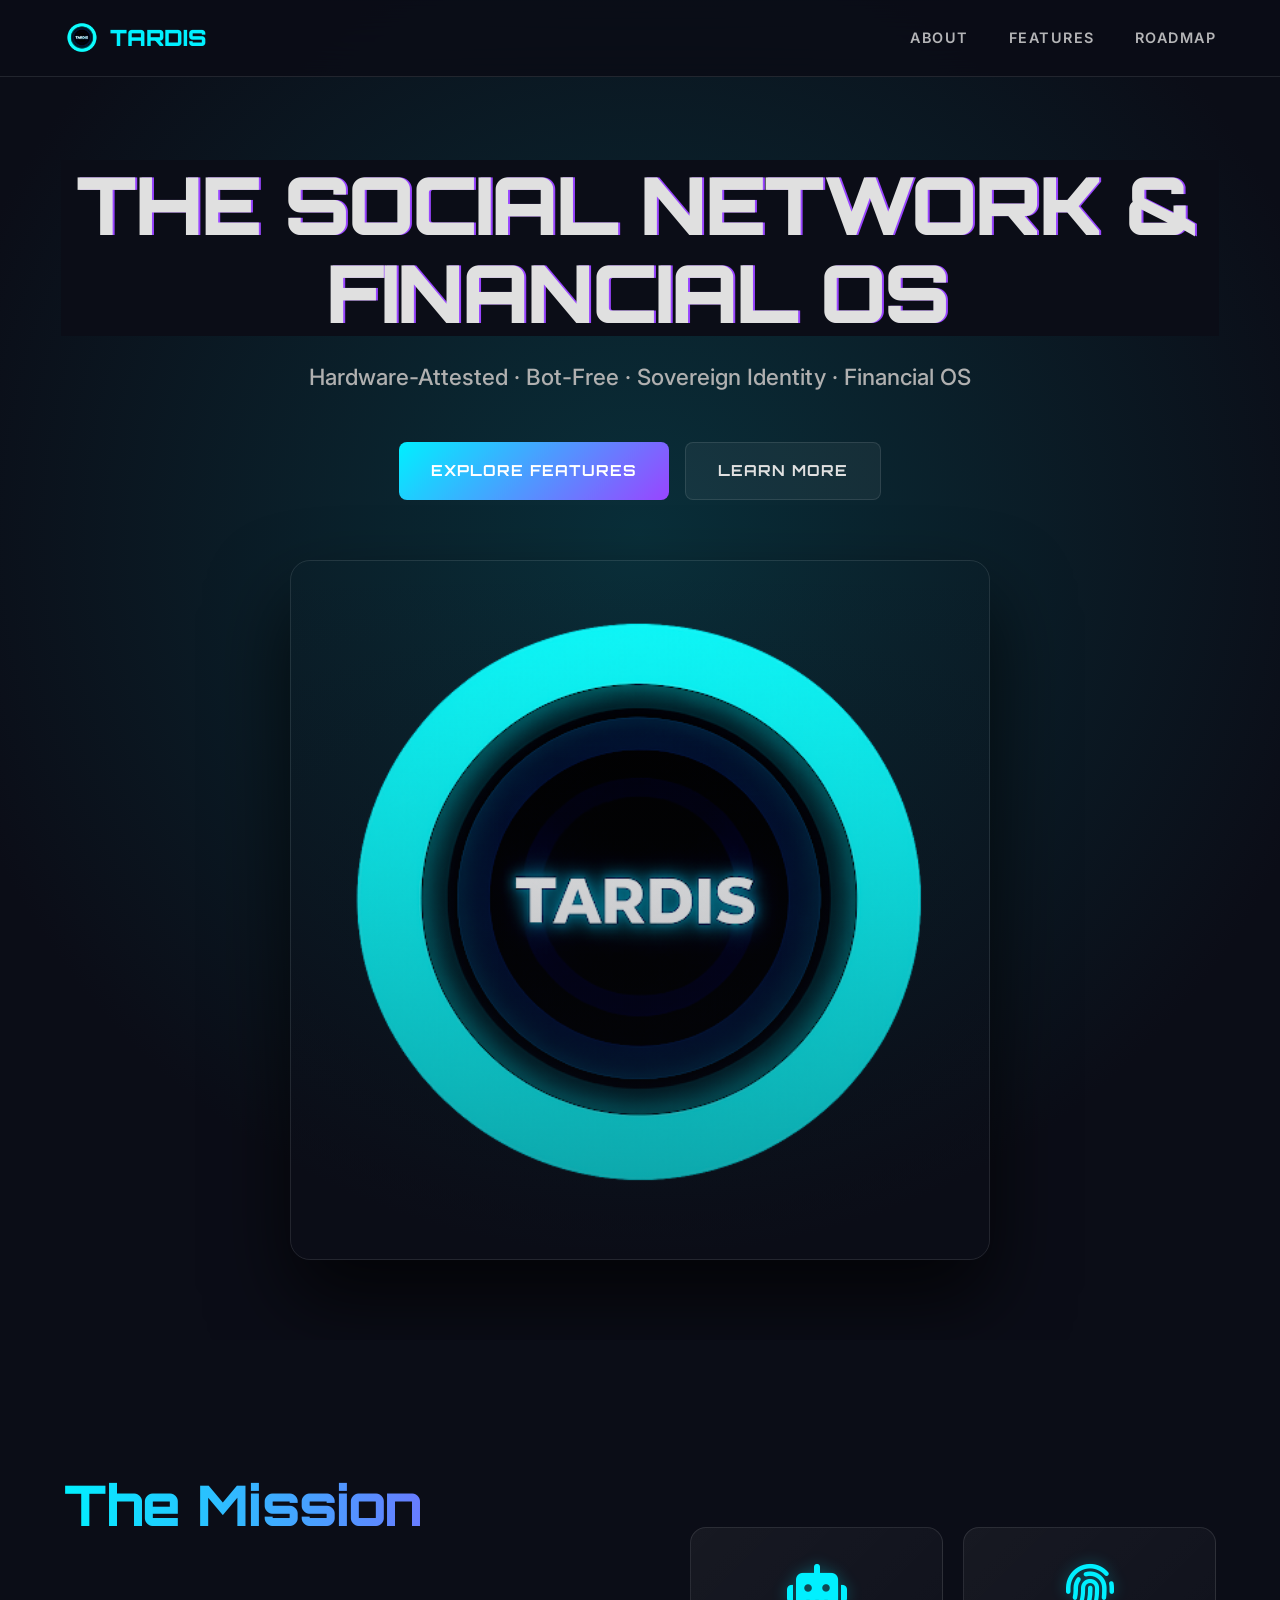
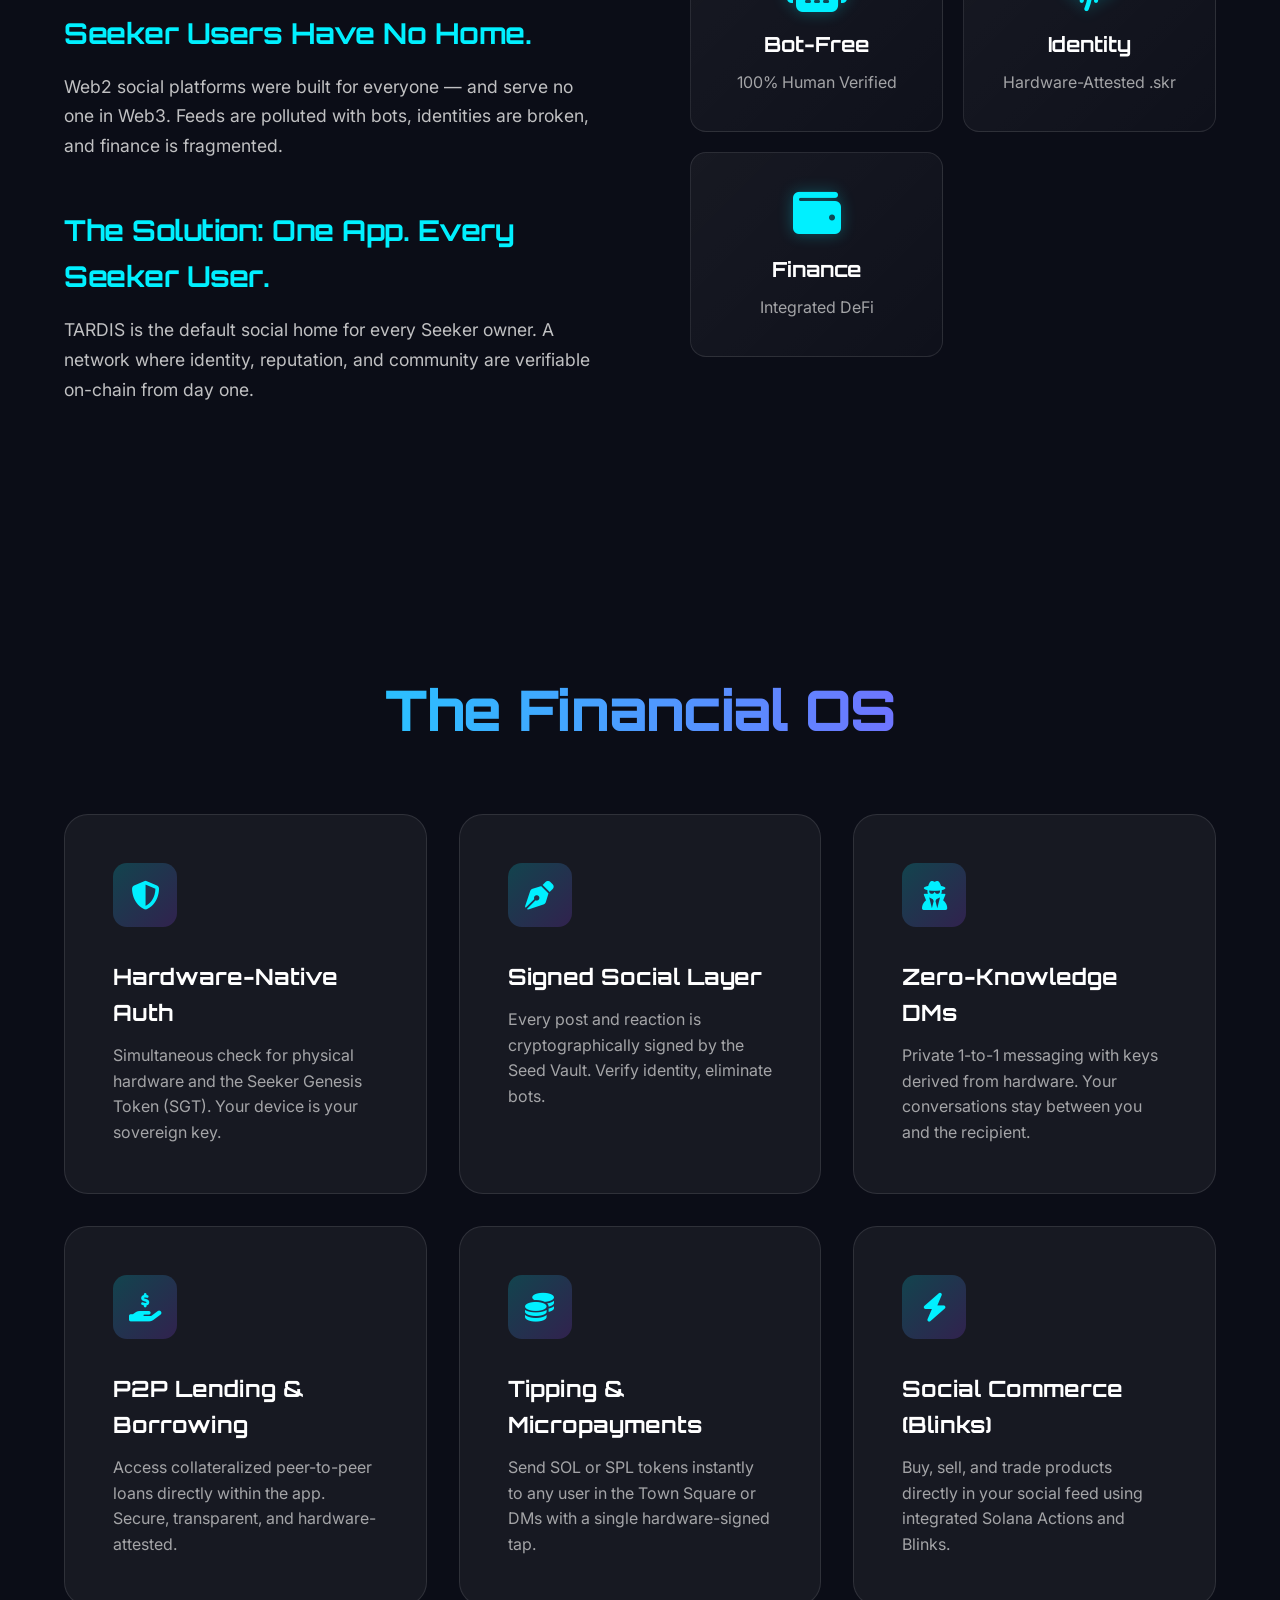
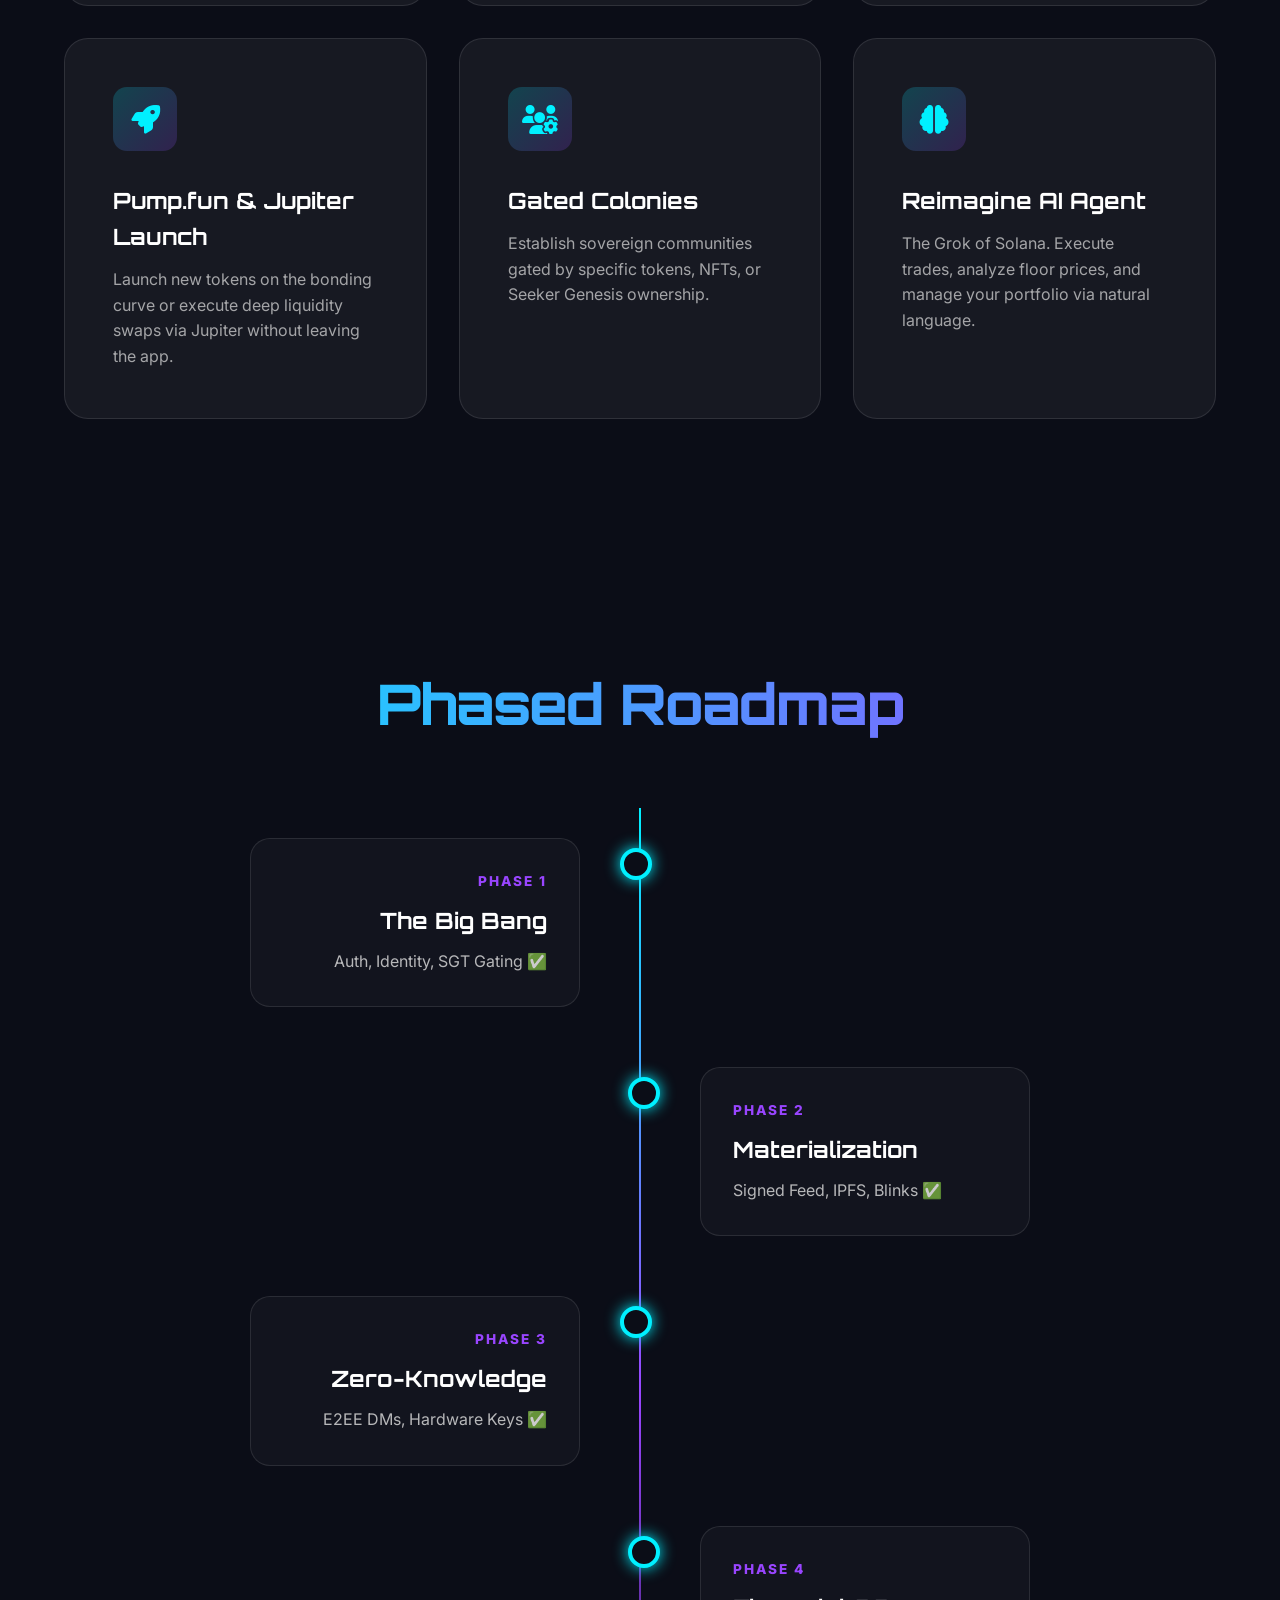
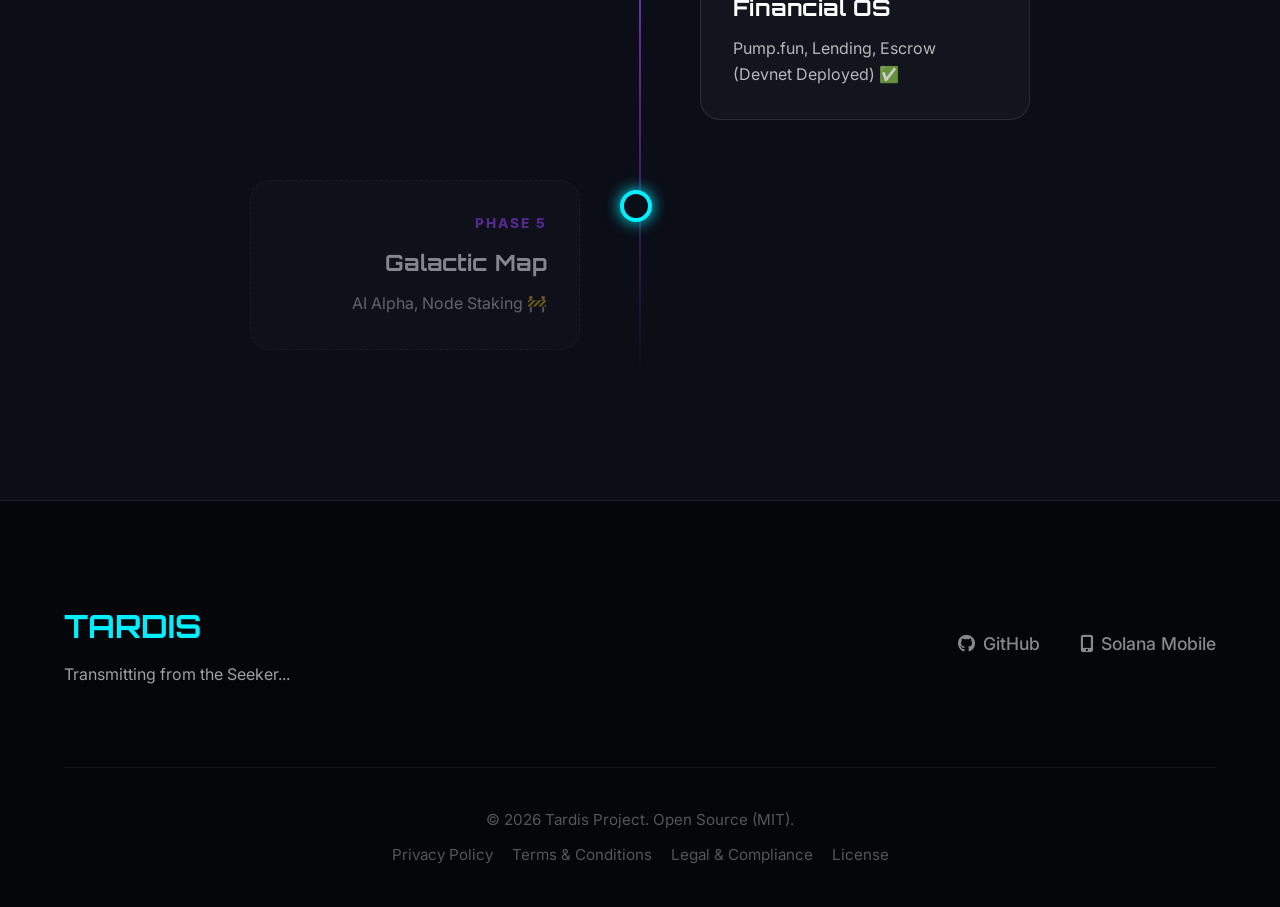
<file: index.html>
<!DOCTYPE html>
<html lang="en">
<head>
    <meta charset="UTF-8">
    <meta name="viewport" content="width=device-width, initial-scale=1.0">
    <title>TARDIS | The Social Network & Financial OS for Solana Seeker</title>
    <meta name="description" content="TARDIS is the default social home for every Seeker owner — a network where identity, reputation, and community are verifiable on-chain from day one.">
    <link rel="stylesheet" href="css/style.css">
    <link rel="icon" type="image/png" href="assets/images/Tardis.png">
    <!-- Google Fonts -->
    <link rel="preconnect" href="https://fonts.googleapis.com">
    <link rel="preconnect" href="https://fonts.gstatic.com" crossorigin>
    <link href="https://fonts.googleapis.com/css2?family=Inter:wght@400;600;700&family=Orbitron:wght@500;700;900&display=swap" rel="stylesheet">
    <!-- Font Awesome for Icons -->
    <link rel="stylesheet" href="https://cdnjs.cloudflare.com/ajax/libs/font-awesome/6.4.0/css/all.min.css">
</head>
<body>

    <!-- Navigation -->
    <nav class="navbar">
        <div class="container">
            <a href="#" class="logo">
                <img src="assets/images/Tardis.png" alt="Tardis Logo" class="logo-img">
                TARDIS
            </a>
            <div class="menu-toggle" id="mobile-menu">
                <span class="bar"></span>
                <span class="bar"></span>
                <span class="bar"></span>
            </div>
            <ul class="nav-links">
                <li><a href="#about">About</a></li>
                <li><a href="#features">Features</a></li>
                <li><a href="#roadmap">Roadmap</a></li>
            </ul>
        </div>
    </nav>

    <!-- Hero Section -->
    <header class="hero">
        <div class="hero-bg"></div>
        <div class="container hero-content">
            <h1 class="glitch" data-text="The Social Network & Financial OS">The Social Network & Financial OS</h1>
            <p class="subtitle">Hardware-Attested · Bot-Free · Sovereign Identity · Financial OS</p>
            <div class="cta-group">
                <a href="#features" class="btn btn-primary">Explore Features</a>
                <a href="#about" class="btn btn-secondary">Learn More</a>
            </div>
            <div class="hero-image-container">
                <img src="assets/images/Tardis.png" alt="Tardis App Interface" class="hero-image">
            </div>
        </div>
    </header>

    <!-- Problem / Solution Section -->
    <section id="about" class="section about-section">
        <div class="container">
            <div class="grid-2">
                <div class="about-text">
                    <h2 class="section-title">The Mission</h2>
                    <h3>Seeker Users Have No Home.</h3>
                    <p>Web2 social platforms were built for everyone — and serve no one in Web3. Feeds are polluted with bots, identities are broken, and finance is fragmented.</p>
                    <br>
                    <h3>The Solution: One App. Every Seeker User.</h3>
                    <p>TARDIS is the default social home for every Seeker owner. A network where identity, reputation, and community are verifiable on-chain from day one.</p>
                </div>
                <div class="about-stats">
                    <div class="stat-card">
                        <i class="fas fa-robot"></i>
                        <h4>Bot-Free</h4>
                        <p>100% Human Verified</p>
                    </div>
                    <div class="stat-card">
                        <i class="fas fa-fingerprint"></i>
                        <h4>Identity</h4>
                        <p>Hardware-Attested .skr</p>
                    </div>
                    <div class="stat-card">
                        <i class="fas fa-wallet"></i>
                        <h4>Finance</h4>
                        <p>Integrated DeFi</p>
                    </div>
                </div>
            </div>
        </div>
    </section>

    <!-- Features Section -->
    <section id="features" class="section features-section">
        <div class="container">
            <h2 class="section-title center">The Financial OS</h2>
            <div class="features-grid">
                <div class="feature-card">
                    <div class="icon-box"><i class="fas fa-shield-alt"></i></div>
                    <h3>Hardware-Native Auth</h3>
                    <p>Simultaneous check for physical hardware and the Seeker Genesis Token (SGT). Your device is your sovereign key.</p>
                </div>
                <div class="feature-card">
                    <div class="icon-box"><i class="fas fa-pen-nib"></i></div>
                    <h3>Signed Social Layer</h3>
                    <p>Every post and reaction is cryptographically signed by the Seed Vault. Verify identity, eliminate bots.</p>
                </div>
                <div class="feature-card">
                    <div class="icon-box"><i class="fas fa-user-secret"></i></div>
                    <h3>Zero-Knowledge DMs</h3>
                    <p>Private 1-to-1 messaging with keys derived from hardware. Your conversations stay between you and the recipient.</p>
                </div>
                <div class="feature-card">
                    <div class="icon-box"><i class="fas fa-hand-holding-usd"></i></div>
                    <h3>P2P Lending & Borrowing</h3>
                    <p>Access collateralized peer-to-peer loans directly within the app. Secure, transparent, and hardware-attested.</p>
                </div>
                <div class="feature-card">
                    <div class="icon-box"><i class="fas fa-coins"></i></div>
                    <h3>Tipping & Micropayments</h3>
                    <p>Send SOL or SPL tokens instantly to any user in the Town Square or DMs with a single hardware-signed tap.</p>
                </div>
                <div class="feature-card">
                    <div class="icon-box"><i class="fas fa-bolt"></i></div>
                    <h3>Social Commerce (Blinks)</h3>
                    <p>Buy, sell, and trade products directly in your social feed using integrated Solana Actions and Blinks.</p>
                </div>
                <div class="feature-card">
                    <div class="icon-box"><i class="fas fa-rocket"></i></div>
                    <h3>Pump.fun & Jupiter Launch</h3>
                    <p>Launch new tokens on the bonding curve or execute deep liquidity swaps via Jupiter without leaving the app.</p>
                </div>
                <div class="feature-card">
                    <div class="icon-box"><i class="fas fa-users-cog"></i></div>
                    <h3>Gated Colonies</h3>
                    <p>Establish sovereign communities gated by specific tokens, NFTs, or Seeker Genesis ownership.</p>
                </div>
                <div class="feature-card">
                    <div class="icon-box"><i class="fas fa-brain"></i></div>
                    <h3>Reimagine AI Agent</h3>
                    <p>The Grok of Solana. Execute trades, analyze floor prices, and manage your portfolio via natural language.</p>
                </div>
            </div>
        </div>
    </section>

    <!-- Roadmap Section -->
    <section id="roadmap" class="section roadmap-section">
        <div class="container">
            <h2 class="section-title center">Phased Roadmap</h2>
            <div class="timeline">
                <div class="timeline-item">
                    <div class="timeline-content">
                        <span class="phase">Phase 1</span>
                        <h3>The Big Bang</h3>
                        <p>Auth, Identity, SGT Gating ✅</p>
                    </div>
                </div>
                <div class="timeline-item">
                    <div class="timeline-content">
                        <span class="phase">Phase 2</span>
                        <h3>Materialization</h3>
                        <p>Signed Feed, IPFS, Blinks ✅</p>
                    </div>
                </div>
                <div class="timeline-item">
                    <div class="timeline-content">
                        <span class="phase">Phase 3</span>
                        <h3>Zero-Knowledge</h3>
                        <p>E2EE DMs, Hardware Keys ✅</p>
                    </div>
                </div>
                <div class="timeline-item">
                    <div class="timeline-content">
                        <span class="phase">Phase 4</span>
                        <h3>Financial OS</h3>
                        <p>Pump.fun, Lending, Escrow (Devnet Deployed) ✅</p>
                    </div>
                </div>
                <div class="timeline-item future">
                    <div class="timeline-content">
                        <span class="phase">Phase 5</span>
                        <h3>Galactic Map</h3>
                        <p>AI Alpha, Node Staking 🚧</p>
                    </div>
                </div>
            </div>
        </div>
    </section>

    <!-- Footer -->
    <footer class="footer">
        <div class="container">
            <div class="footer-content">
                <div class="footer-logo">
                    <h3>TARDIS</h3>
                    <p>Transmitting from the Seeker...</p>
                </div>
                <div class="footer-links">
                    <a href="https://github.com/luckysitara/Tardis-web" target="_blank"><i class="fab fa-github"></i> GitHub</a>
                    <a href="https://solanamobile.com/" target="_blank"><i class="fas fa-mobile-alt"></i> Solana Mobile</a>
                </div>
            </div>
            <div class="footer-bottom">
                <p>&copy; 2026 Tardis Project. Open Source (MIT).</p>
                <div style="margin-top: 10px;">
                    <a href="privacy.html" style="margin-right: 15px;">Privacy Policy</a>
                    <a href="terms.html" style="margin-right: 15px;">Terms & Conditions</a>
                    <a href="legal.html" style="margin-right: 15px;">Legal & Compliance</a>
                    <a href="license.html">License</a>
                </div>
            </div>
        </div>
    </footer>

    <script src="js/main.js"></script>
</body>
</html>
</file>
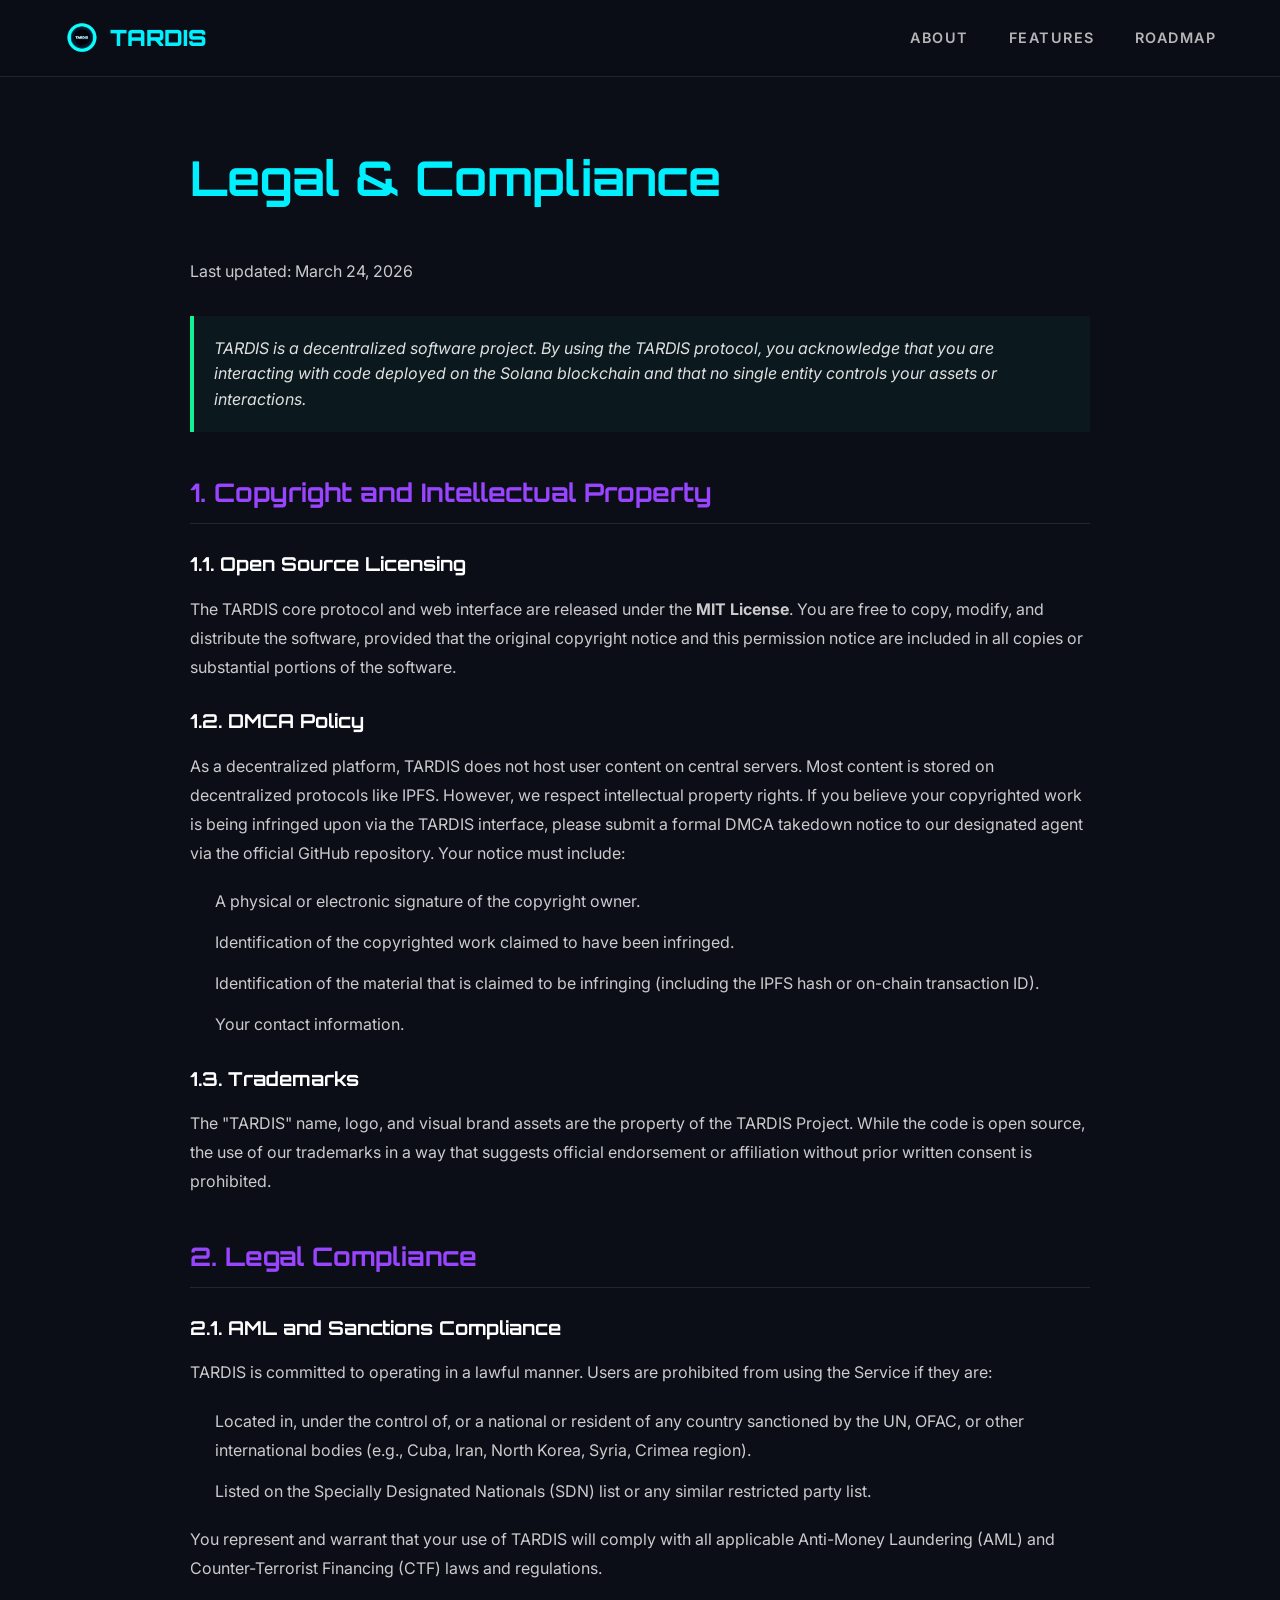
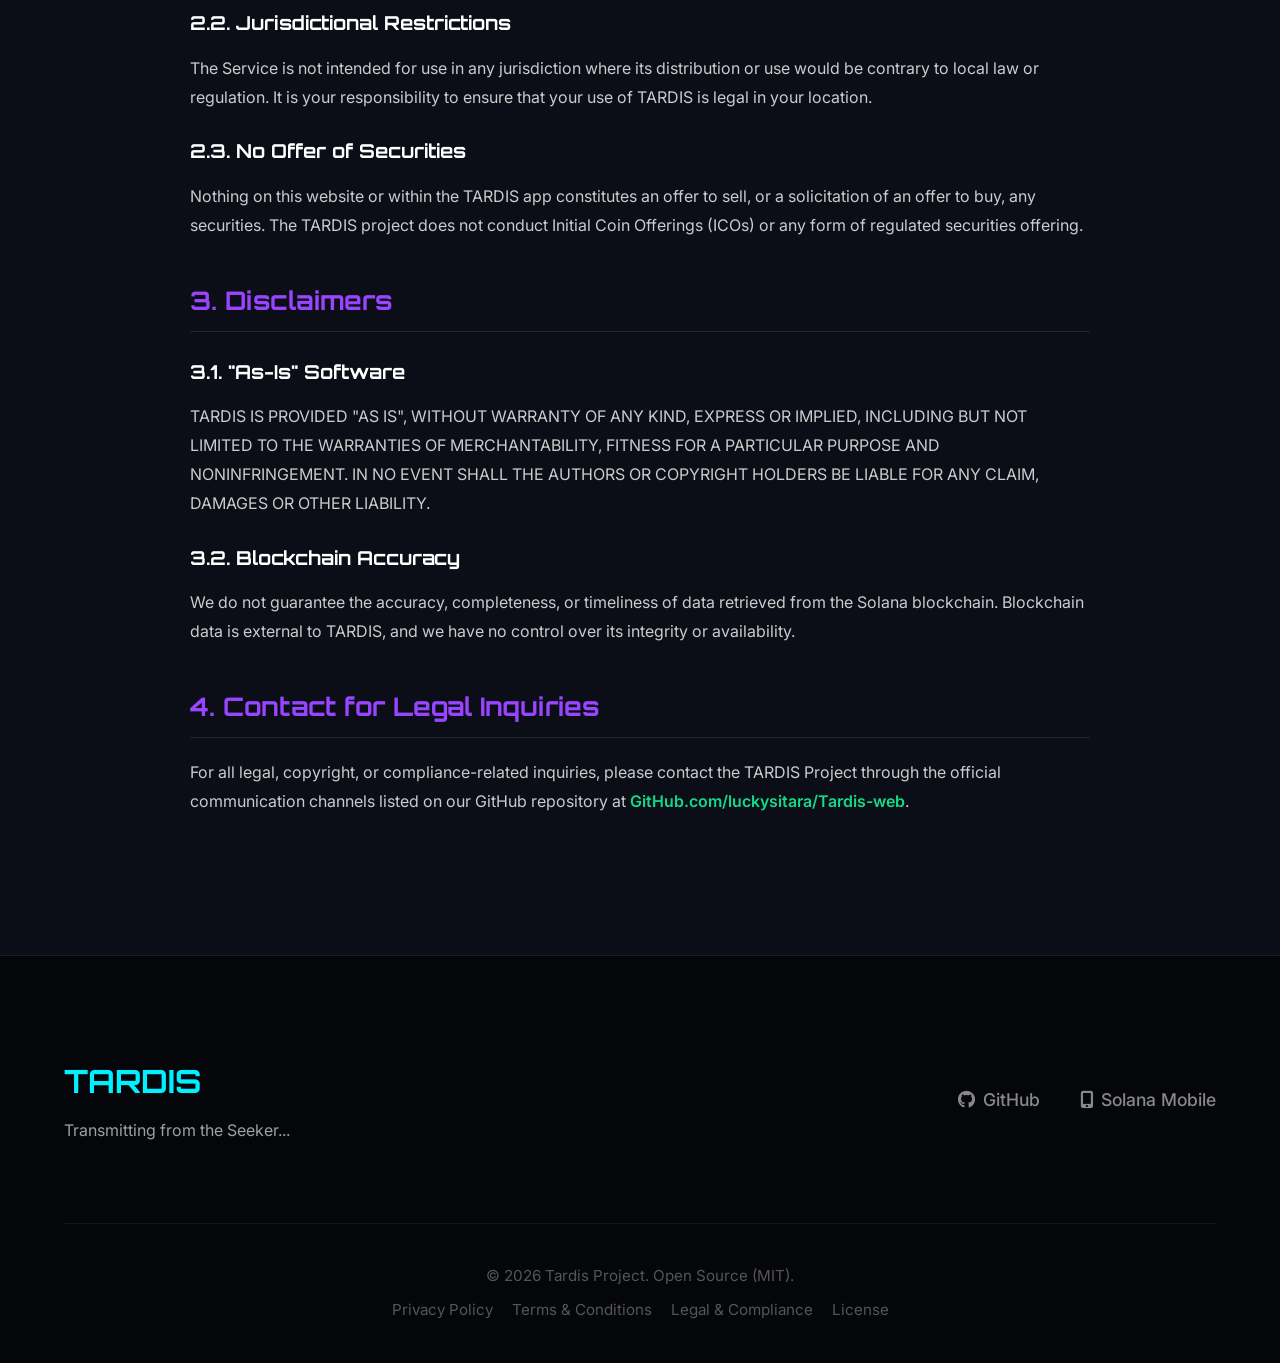
<file: legal.html>
<!DOCTYPE html>
<html lang="en">
<head>
    <meta charset="UTF-8">
    <meta name="viewport" content="width=device-width, initial-scale=1.0">
    <title>Legal & Compliance | TARDIS</title>
    <link rel="stylesheet" href="css/style.css">
    <link rel="icon" type="image/png" href="assets/images/Tardis.png">
    <link rel="preconnect" href="https://fonts.googleapis.com">
    <link rel="preconnect" href="https://fonts.gstatic.com" crossorigin>
    <link href="https://fonts.googleapis.com/css2?family=Inter:wght@400;600;700&family=Orbitron:wght@500;700;900&display=swap" rel="stylesheet">
    <link rel="stylesheet" href="https://cdnjs.cloudflare.com/ajax/libs/font-awesome/6.4.0/css/all.min.css">
    <style>
        .policy-content {
            padding-top: 140px;
            max-width: 900px;
            margin: 0 auto;
        }
        .policy-content h1 {
            font-family: var(--font-heading);
            margin-bottom: 40px;
            color: var(--primary-color);
            font-size: clamp(2rem, 5vw, 3rem);
        }
        .policy-content h2 {
            font-family: var(--font-heading);
            margin: 40px 0 20px;
            color: var(--secondary-color);
            font-size: 1.6rem;
            border-bottom: 1px solid var(--card-border);
            padding-bottom: 10px;
        }
        .policy-content h3 {
            font-family: var(--font-heading);
            margin: 25px 0 15px;
            color: #fff;
            font-size: 1.2rem;
        }
        .policy-content p, .policy-content ul {
            margin-bottom: 20px;
            opacity: 0.9;
            line-height: 1.8;
        }
        .policy-content ul {
            padding-left: 25px;
        }
        .policy-content li {
            margin-bottom: 12px;
        }
        .legal-notice {
            background: rgba(20, 241, 149, 0.05);
            border-left: 4px solid var(--accent-color);
            padding: 20px;
            margin: 30px 0;
            font-style: italic;
        }
        .highlight {
            color: var(--accent-color);
            font-weight: 600;
        }
    </style>
</head>
<body>

    <!-- Navigation -->
    <nav class="navbar">
        <div class="container">
            <a href="index.html" class="logo">
                <img src="assets/images/Tardis.png" alt="Tardis Logo" class="logo-img">
                TARDIS
            </a>
            <div class="menu-toggle" id="mobile-menu">
                <span class="bar"></span>
                <span class="bar"></span>
                <span class="bar"></span>
            </div>
            <ul class="nav-links">
                <li><a href="index.html#about">About</a></li>
                <li><a href="index.html#features">Features</a></li>
                <li><a href="index.html#roadmap">Roadmap</a></li>
            </ul>
        </div>
    </nav>

    <div class="container">
        <div class="policy-content section">
            <h1>Legal & Compliance</h1>
            <p>Last updated: March 24, 2026</p>

            <div class="legal-notice">
                TARDIS is a decentralized software project. By using the TARDIS protocol, you acknowledge that you are interacting with code deployed on the Solana blockchain and that no single entity controls your assets or interactions.
            </div>

            <h2>1. Copyright and Intellectual Property</h2>
            <h3>1.1. Open Source Licensing</h3>
            <p>The TARDIS core protocol and web interface are released under the <strong>MIT License</strong>. You are free to copy, modify, and distribute the software, provided that the original copyright notice and this permission notice are included in all copies or substantial portions of the software.</p>
            
            <h3>1.2. DMCA Policy</h3>
            <p>As a decentralized platform, TARDIS does not host user content on central servers. Most content is stored on decentralized protocols like IPFS. However, we respect intellectual property rights. If you believe your copyrighted work is being infringed upon via the TARDIS interface, please submit a formal DMCA takedown notice to our designated agent via the official GitHub repository. Your notice must include:</p>
            <ul>
                <li>A physical or electronic signature of the copyright owner.</li>
                <li>Identification of the copyrighted work claimed to have been infringed.</li>
                <li>Identification of the material that is claimed to be infringing (including the IPFS hash or on-chain transaction ID).</li>
                <li>Your contact information.</li>
            </ul>

            <h3>1.3. Trademarks</h3>
            <p>The "TARDIS" name, logo, and visual brand assets are the property of the TARDIS Project. While the code is open source, the use of our trademarks in a way that suggests official endorsement or affiliation without prior written consent is prohibited.</p>

            <h2>2. Legal Compliance</h2>
            <h3>2.1. AML and Sanctions Compliance</h3>
            <p>TARDIS is committed to operating in a lawful manner. Users are prohibited from using the Service if they are:</p>
            <ul>
                <li>Located in, under the control of, or a national or resident of any country sanctioned by the UN, OFAC, or other international bodies (e.g., Cuba, Iran, North Korea, Syria, Crimea region).</li>
                <li>Listed on the Specially Designated Nationals (SDN) list or any similar restricted party list.</li>
            </ul>
            <p>You represent and warrant that your use of TARDIS will comply with all applicable Anti-Money Laundering (AML) and Counter-Terrorist Financing (CTF) laws and regulations.</p>

            <h3>2.2. Jurisdictional Restrictions</h3>
            <p>The Service is not intended for use in any jurisdiction where its distribution or use would be contrary to local law or regulation. It is your responsibility to ensure that your use of TARDIS is legal in your location.</p>

            <h3>2.3. No Offer of Securities</h3>
            <p>Nothing on this website or within the TARDIS app constitutes an offer to sell, or a solicitation of an offer to buy, any securities. The TARDIS project does not conduct Initial Coin Offerings (ICOs) or any form of regulated securities offering.</p>

            <h2>3. Disclaimers</h2>
            <h3>3.1. "As-Is" Software</h3>
            <p>TARDIS IS PROVIDED "AS IS", WITHOUT WARRANTY OF ANY KIND, EXPRESS OR IMPLIED, INCLUDING BUT NOT LIMITED TO THE WARRANTIES OF MERCHANTABILITY, FITNESS FOR A PARTICULAR PURPOSE AND NONINFRINGEMENT. IN NO EVENT SHALL THE AUTHORS OR COPYRIGHT HOLDERS BE LIABLE FOR ANY CLAIM, DAMAGES OR OTHER LIABILITY.</p>

            <h3>3.2. Blockchain Accuracy</h3>
            <p>We do not guarantee the accuracy, completeness, or timeliness of data retrieved from the Solana blockchain. Blockchain data is external to TARDIS, and we have no control over its integrity or availability.</p>

            <h2>4. Contact for Legal Inquiries</h2>
            <p>For all legal, copyright, or compliance-related inquiries, please contact the TARDIS Project through the official communication channels listed on our GitHub repository at <a href="https://github.com/luckysitara/Tardis-web" target="_blank" class="highlight">GitHub.com/luckysitara/Tardis-web</a>.</p>
        </div>
    </div>

    <!-- Footer -->
    <footer class="footer">
        <div class="container">
            <div class="footer-content">
                <div class="footer-logo">
                    <h3>TARDIS</h3>
                    <p>Transmitting from the Seeker...</p>
                </div>
                <div class="footer-links">
                    <a href="https://github.com/luckysitara/Tardis-web" target="_blank"><i class="fab fa-github"></i> GitHub</a>
                    <a href="https://solanamobile.com/" target="_blank"><i class="fas fa-mobile-alt"></i> Solana Mobile</a>
                </div>
            </div>
            <div class="footer-bottom">
                <p>&copy; 2026 Tardis Project. Open Source (MIT).</p>
                <div style="margin-top: 10px;">
                    <a href="privacy.html" style="margin-right: 15px;">Privacy Policy</a>
                    <a href="terms.html" style="margin-right: 15px;">Terms & Conditions</a>
                    <a href="legal.html" style="margin-right: 15px;">Legal & Compliance</a>
                    <a href="license.html">License</a>
                </div>
            </div>
        </div>
    </footer>

    <script src="js/main.js"></script>
</body>
</html>
</file>
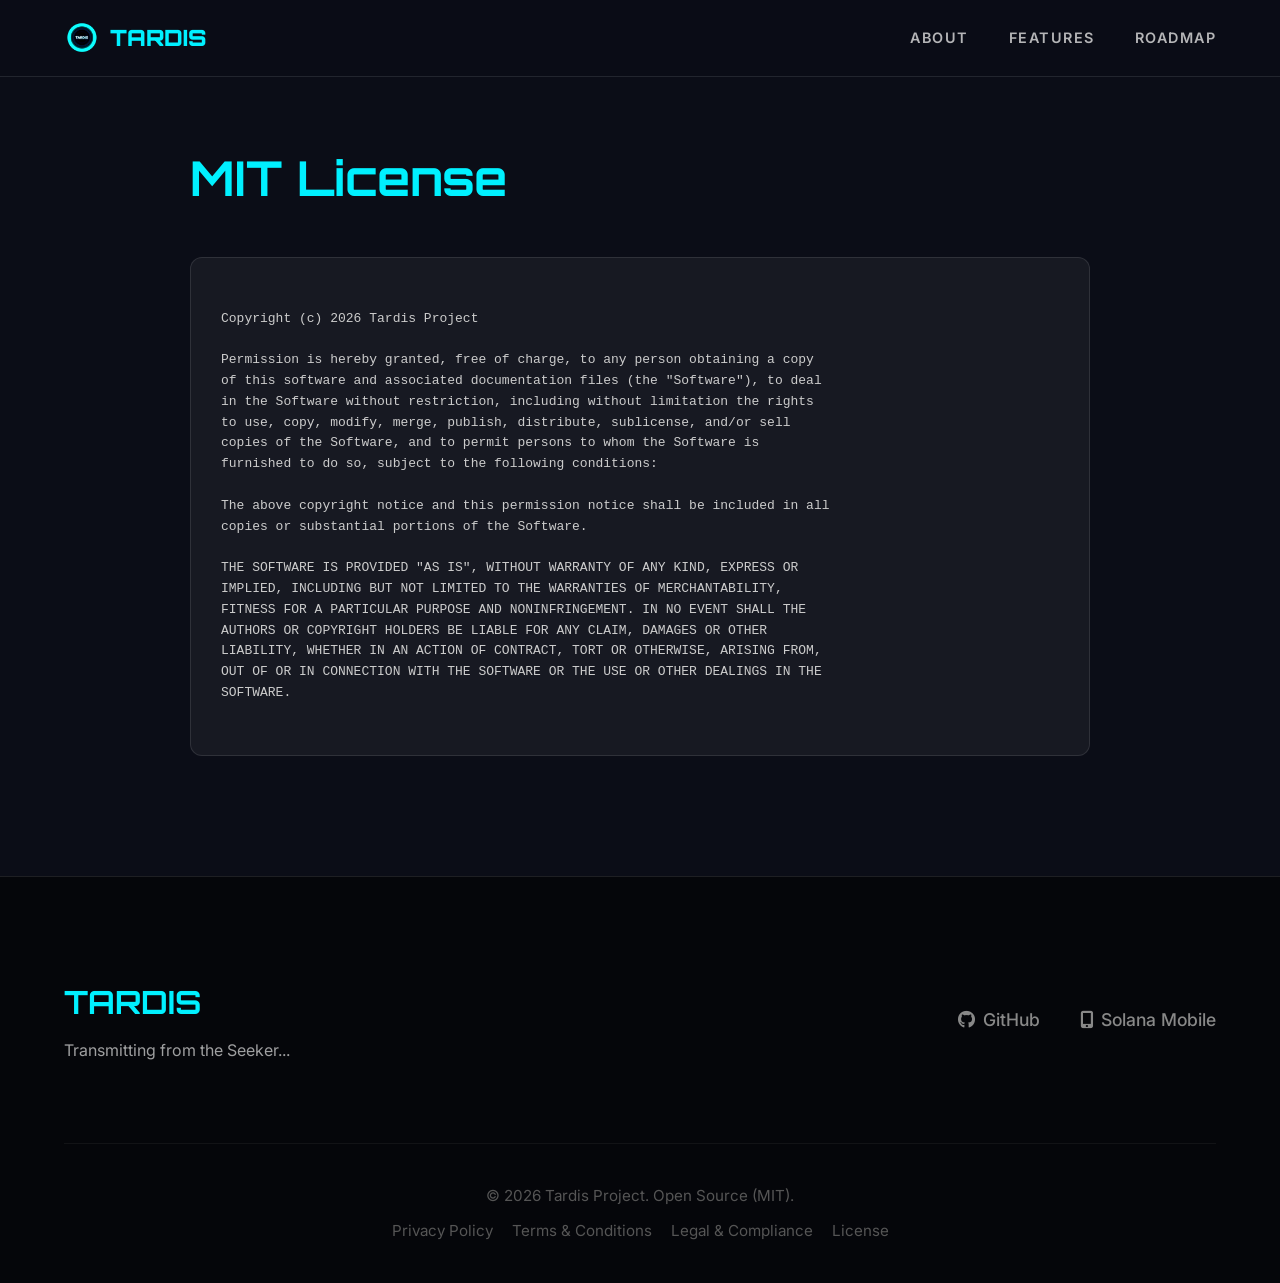
<file: license.html>
<!DOCTYPE html>
<html lang="en">
<head>
    <meta charset="UTF-8">
    <meta name="viewport" content="width=device-width, initial-scale=1.0">
    <title>License | TARDIS</title>
    <link rel="stylesheet" href="css/style.css">
    <link rel="icon" type="image/png" href="assets/images/Tardis.png">
    <link rel="preconnect" href="https://fonts.googleapis.com">
    <link rel="preconnect" href="https://fonts.gstatic.com" crossorigin>
    <link href="https://fonts.googleapis.com/css2?family=Inter:wght@400;600;700&family=Orbitron:wght@500;700;900&display=swap" rel="stylesheet">
    <link rel="stylesheet" href="https://cdnjs.cloudflare.com/ajax/libs/font-awesome/6.4.0/css/all.min.css">
    <style>
        .policy-content {
            padding-top: 140px;
            max-width: 900px;
            margin: 0 auto;
        }
        .policy-content h1 {
            font-family: var(--font-heading);
            margin-bottom: 40px;
            color: var(--primary-color);
            font-size: clamp(2rem, 5vw, 3rem);
        }
        .license-box {
            background: rgba(255, 255, 255, 0.05);
            border: 1px solid var(--card-border);
            padding: 30px;
            border-radius: 12px;
            font-family: monospace;
            white-space: pre-wrap;
            line-height: 1.6;
            color: #ccc;
        }
    </style>
</head>
<body>

    <!-- Navigation -->
    <nav class="navbar">
        <div class="container">
            <a href="index.html" class="logo">
                <img src="assets/images/Tardis.png" alt="Tardis Logo" class="logo-img">
                TARDIS
            </a>
            <div class="menu-toggle" id="mobile-menu">
                <span class="bar"></span>
                <span class="bar"></span>
                <span class="bar"></span>
            </div>
            <ul class="nav-links">
                <li><a href="index.html#about">About</a></li>
                <li><a href="index.html#features">Features</a></li>
                <li><a href="index.html#roadmap">Roadmap</a></li>
            </ul>
        </div>
    </nav>

    <div class="container">
        <div class="policy-content section">
            <h1>MIT License</h1>
            
            <div class="license-box">
Copyright (c) 2026 Tardis Project

Permission is hereby granted, free of charge, to any person obtaining a copy
of this software and associated documentation files (the "Software"), to deal
in the Software without restriction, including without limitation the rights
to use, copy, modify, merge, publish, distribute, sublicense, and/or sell
copies of the Software, and to permit persons to whom the Software is
furnished to do so, subject to the following conditions:

The above copyright notice and this permission notice shall be included in all
copies or substantial portions of the Software.

THE SOFTWARE IS PROVIDED "AS IS", WITHOUT WARRANTY OF ANY KIND, EXPRESS OR
IMPLIED, INCLUDING BUT NOT LIMITED TO THE WARRANTIES OF MERCHANTABILITY,
FITNESS FOR A PARTICULAR PURPOSE AND NONINFRINGEMENT. IN NO EVENT SHALL THE
AUTHORS OR COPYRIGHT HOLDERS BE LIABLE FOR ANY CLAIM, DAMAGES OR OTHER
LIABILITY, WHETHER IN AN ACTION OF CONTRACT, TORT OR OTHERWISE, ARISING FROM,
OUT OF OR IN CONNECTION WITH THE SOFTWARE OR THE USE OR OTHER DEALINGS IN THE
SOFTWARE.
            </div>
        </div>
    </div>

    <!-- Footer -->
    <footer class="footer">
        <div class="container">
            <div class="footer-content">
                <div class="footer-logo">
                    <h3>TARDIS</h3>
                    <p>Transmitting from the Seeker...</p>
                </div>
                <div class="footer-links">
                    <a href="https://github.com/luckysitara/Tardis-web" target="_blank"><i class="fab fa-github"></i> GitHub</a>
                    <a href="https://solanamobile.com/" target="_blank"><i class="fas fa-mobile-alt"></i> Solana Mobile</a>
                </div>
            </div>
            <div class="footer-bottom">
                <p>&copy; 2026 Tardis Project. Open Source (MIT).</p>
                <div style="margin-top: 10px;">
                    <a href="privacy.html" style="margin-right: 15px;">Privacy Policy</a>
                    <a href="terms.html" style="margin-right: 15px;">Terms & Conditions</a>
                    <a href="legal.html" style="margin-right: 15px;">Legal & Compliance</a>
                    <a href="license.html">License</a>
                </div>
            </div>
        </div>
    </footer>

    <script src="js/main.js"></script>
</body>
</html>
</file>
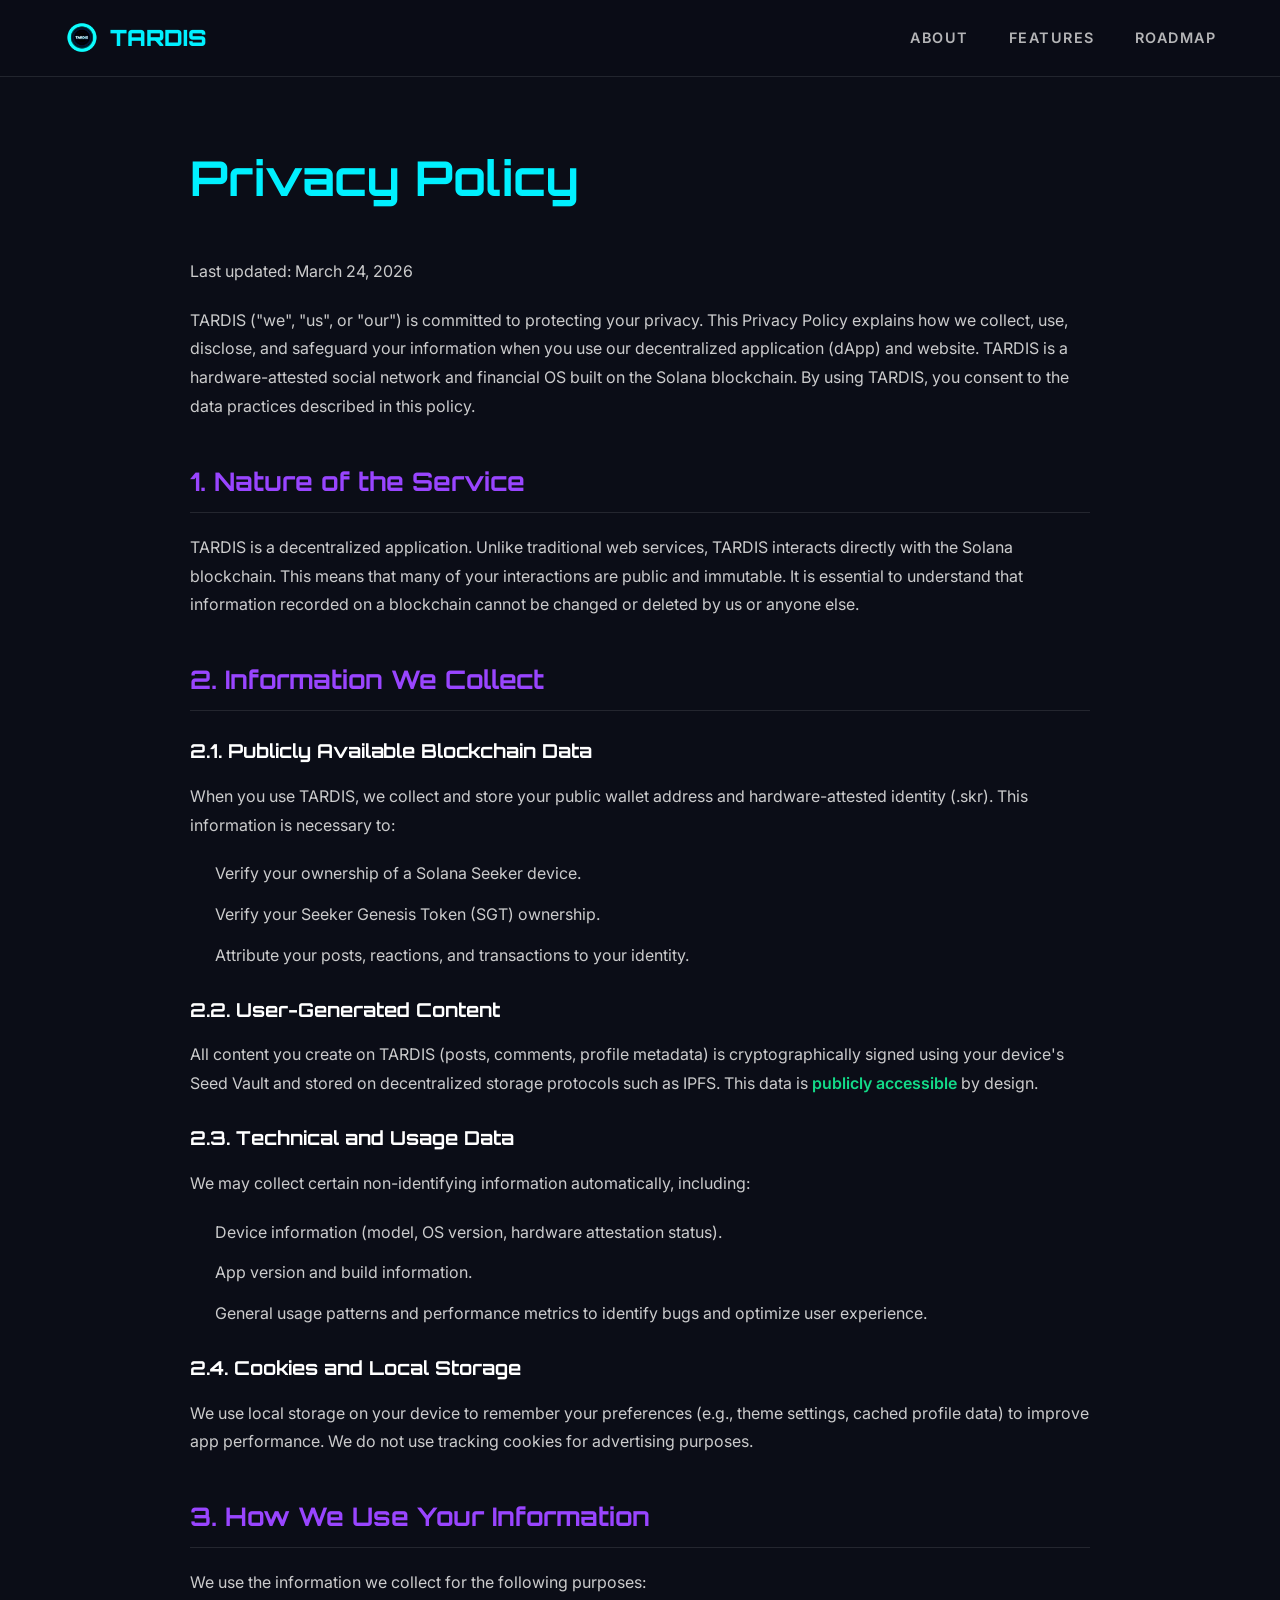
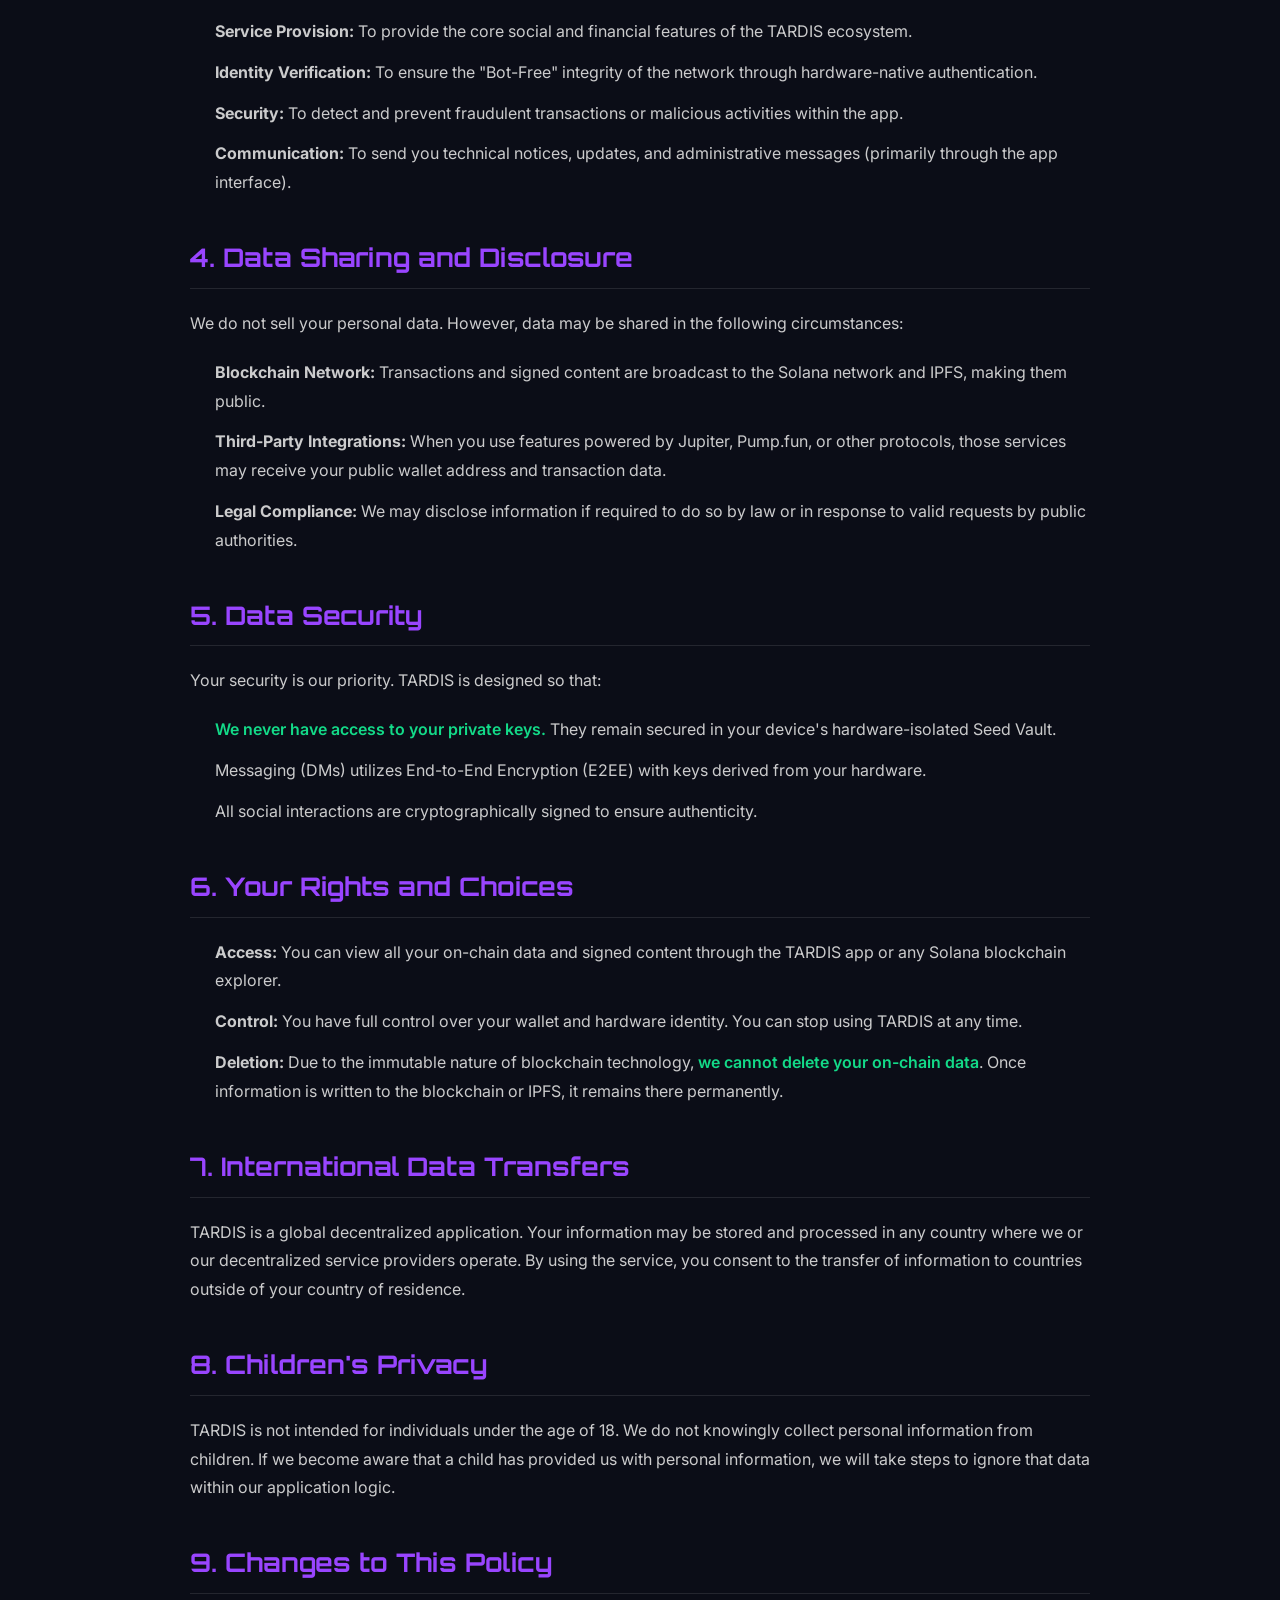
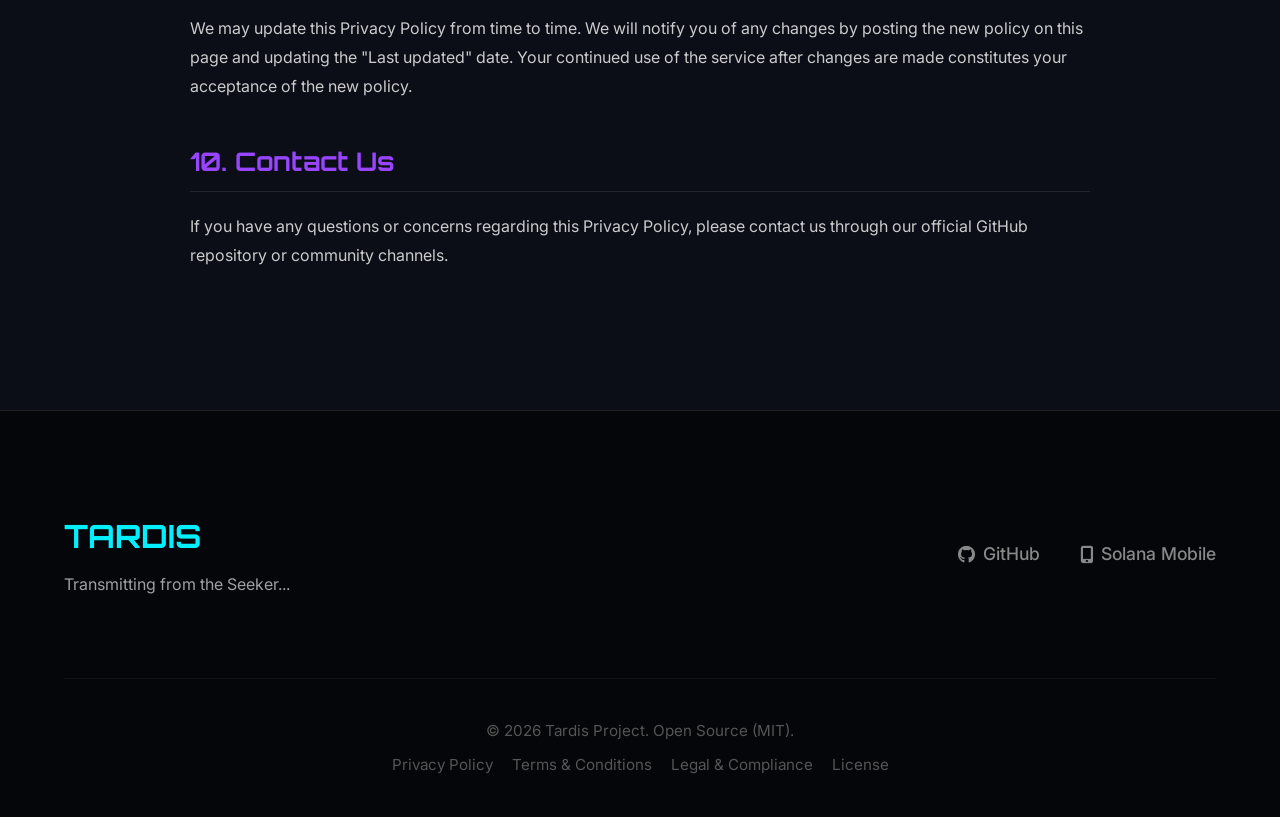
<file: privacy.html>
<!DOCTYPE html>
<html lang="en">
<head>
    <meta charset="UTF-8">
    <meta name="viewport" content="width=device-width, initial-scale=1.0">
    <title>Privacy Policy | TARDIS</title>
    <link rel="stylesheet" href="css/style.css">
    <link rel="icon" type="image/png" href="assets/images/Tardis.png">
    <link rel="preconnect" href="https://fonts.googleapis.com">
    <link rel="preconnect" href="https://fonts.gstatic.com" crossorigin>
    <link href="https://fonts.googleapis.com/css2?family=Inter:wght@400;600;700&family=Orbitron:wght@500;700;900&display=swap" rel="stylesheet">
    <link rel="stylesheet" href="https://cdnjs.cloudflare.com/ajax/libs/font-awesome/6.4.0/css/all.min.css">
    <style>
        .policy-content {
            padding-top: 140px;
            max-width: 900px;
            margin: 0 auto;
        }
        .policy-content h1 {
            font-family: var(--font-heading);
            margin-bottom: 40px;
            color: var(--primary-color);
            font-size: clamp(2rem, 5vw, 3rem);
        }
        .policy-content h2 {
            font-family: var(--font-heading);
            margin: 40px 0 20px;
            color: var(--secondary-color);
            font-size: 1.6rem;
            border-bottom: 1px solid var(--card-border);
            padding-bottom: 10px;
        }
        .policy-content h3 {
            font-family: var(--font-heading);
            margin: 25px 0 15px;
            color: #fff;
            font-size: 1.2rem;
        }
        .policy-content p, .policy-content ul {
            margin-bottom: 20px;
            opacity: 0.9;
            line-height: 1.8;
        }
        .policy-content ul {
            padding-left: 25px;
        }
        .policy-content li {
            margin-bottom: 12px;
        }
        .highlight {
            color: var(--accent-color);
            font-weight: 600;
        }
    </style>
</head>
<body>

    <!-- Navigation -->
    <nav class="navbar">
        <div class="container">
            <a href="index.html" class="logo">
                <img src="assets/images/Tardis.png" alt="Tardis Logo" class="logo-img">
                TARDIS
            </a>
            <div class="menu-toggle" id="mobile-menu">
                <span class="bar"></span>
                <span class="bar"></span>
                <span class="bar"></span>
            </div>
            <ul class="nav-links">
                <li><a href="index.html#about">About</a></li>
                <li><a href="index.html#features">Features</a></li>
                <li><a href="index.html#roadmap">Roadmap</a></li>
            </ul>
        </div>
    </nav>

    <div class="container">
        <div class="policy-content section">
            <h1>Privacy Policy</h1>
            <p>Last updated: March 24, 2026</p>

            <p>TARDIS ("we", "us", or "our") is committed to protecting your privacy. This Privacy Policy explains how we collect, use, disclose, and safeguard your information when you use our decentralized application (dApp) and website. TARDIS is a hardware-attested social network and financial OS built on the Solana blockchain. By using TARDIS, you consent to the data practices described in this policy.</p>

            <h2>1. Nature of the Service</h2>
            <p>TARDIS is a decentralized application. Unlike traditional web services, TARDIS interacts directly with the Solana blockchain. This means that many of your interactions are public and immutable. It is essential to understand that information recorded on a blockchain cannot be changed or deleted by us or anyone else.</p>

            <h2>2. Information We Collect</h2>
            
            <h3>2.1. Publicly Available Blockchain Data</h3>
            <p>When you use TARDIS, we collect and store your public wallet address and hardware-attested identity (.skr). This information is necessary to:</p>
            <ul>
                <li>Verify your ownership of a Solana Seeker device.</li>
                <li>Verify your Seeker Genesis Token (SGT) ownership.</li>
                <li>Attribute your posts, reactions, and transactions to your identity.</li>
            </ul>

            <h3>2.2. User-Generated Content</h3>
            <p>All content you create on TARDIS (posts, comments, profile metadata) is cryptographically signed using your device's Seed Vault and stored on decentralized storage protocols such as IPFS. This data is <span class="highlight">publicly accessible</span> by design.</p>

            <h3>2.3. Technical and Usage Data</h3>
            <p>We may collect certain non-identifying information automatically, including:</p>
            <ul>
                <li>Device information (model, OS version, hardware attestation status).</li>
                <li>App version and build information.</li>
                <li>General usage patterns and performance metrics to identify bugs and optimize user experience.</li>
            </ul>

            <h3>2.4. Cookies and Local Storage</h3>
            <p>We use local storage on your device to remember your preferences (e.g., theme settings, cached profile data) to improve app performance. We do not use tracking cookies for advertising purposes.</p>

            <h2>3. How We Use Your Information</h2>
            <p>We use the information we collect for the following purposes:</p>
            <ul>
                <li><strong>Service Provision:</strong> To provide the core social and financial features of the TARDIS ecosystem.</li>
                <li><strong>Identity Verification:</strong> To ensure the "Bot-Free" integrity of the network through hardware-native authentication.</li>
                <li><strong>Security:</strong> To detect and prevent fraudulent transactions or malicious activities within the app.</li>
                <li><strong>Communication:</strong> To send you technical notices, updates, and administrative messages (primarily through the app interface).</li>
            </ul>

            <h2>4. Data Sharing and Disclosure</h2>
            <p>We do not sell your personal data. However, data may be shared in the following circumstances:</p>
            <ul>
                <li><strong>Blockchain Network:</strong> Transactions and signed content are broadcast to the Solana network and IPFS, making them public.</li>
                <li><strong>Third-Party Integrations:</strong> When you use features powered by Jupiter, Pump.fun, or other protocols, those services may receive your public wallet address and transaction data.</li>
                <li><strong>Legal Compliance:</strong> We may disclose information if required to do so by law or in response to valid requests by public authorities.</li>
            </ul>

            <h2>5. Data Security</h2>
            <p>Your security is our priority. TARDIS is designed so that:</p>
            <ul>
                <li><span class="highlight">We never have access to your private keys.</span> They remain secured in your device's hardware-isolated Seed Vault.</li>
                <li>Messaging (DMs) utilizes End-to-End Encryption (E2EE) with keys derived from your hardware.</li>
                <li>All social interactions are cryptographically signed to ensure authenticity.</li>
            </ul>

            <h2>6. Your Rights and Choices</h2>
            <ul>
                <li><strong>Access:</strong> You can view all your on-chain data and signed content through the TARDIS app or any Solana blockchain explorer.</li>
                <li><strong>Control:</strong> You have full control over your wallet and hardware identity. You can stop using TARDIS at any time.</li>
                <li><strong>Deletion:</strong> Due to the immutable nature of blockchain technology, <span class="highlight">we cannot delete your on-chain data</span>. Once information is written to the blockchain or IPFS, it remains there permanently.</li>
            </ul>

            <h2>7. International Data Transfers</h2>
            <p>TARDIS is a global decentralized application. Your information may be stored and processed in any country where we or our decentralized service providers operate. By using the service, you consent to the transfer of information to countries outside of your country of residence.</p>

            <h2>8. Children's Privacy</h2>
            <p>TARDIS is not intended for individuals under the age of 18. We do not knowingly collect personal information from children. If we become aware that a child has provided us with personal information, we will take steps to ignore that data within our application logic.</p>

            <h2>9. Changes to This Policy</h2>
            <p>We may update this Privacy Policy from time to time. We will notify you of any changes by posting the new policy on this page and updating the "Last updated" date. Your continued use of the service after changes are made constitutes your acceptance of the new policy.</p>

            <h2>10. Contact Us</h2>
            <p>If you have any questions or concerns regarding this Privacy Policy, please contact us through our official GitHub repository or community channels.</p>
        </div>
    </div>

    <!-- Footer -->
    <footer class="footer">
        <div class="container">
            <div class="footer-content">
                <div class="footer-logo">
                    <h3>TARDIS</h3>
                    <p>Transmitting from the Seeker...</p>
                </div>
                <div class="footer-links">
                    <a href="https://github.com/luckysitara/Tardis-web" target="_blank"><i class="fab fa-github"></i> GitHub</a>
                    <a href="https://solanamobile.com/" target="_blank"><i class="fas fa-mobile-alt"></i> Solana Mobile</a>
                </div>
            </div>
            <div class="footer-bottom">
                <p>&copy; 2026 Tardis Project. Open Source (MIT).</p>
                <div style="margin-top: 10px;">
                    <a href="privacy.html" style="margin-right: 15px;">Privacy Policy</a>
                    <a href="terms.html" style="margin-right: 15px;">Terms & Conditions</a>
                    <a href="legal.html" style="margin-right: 15px;">Legal & Compliance</a>
                    <a href="license.html">License</a>
                </div>
            </div>
        </div>
    </footer>

    <script src="js/main.js"></script>
</body>
</html>
</file>
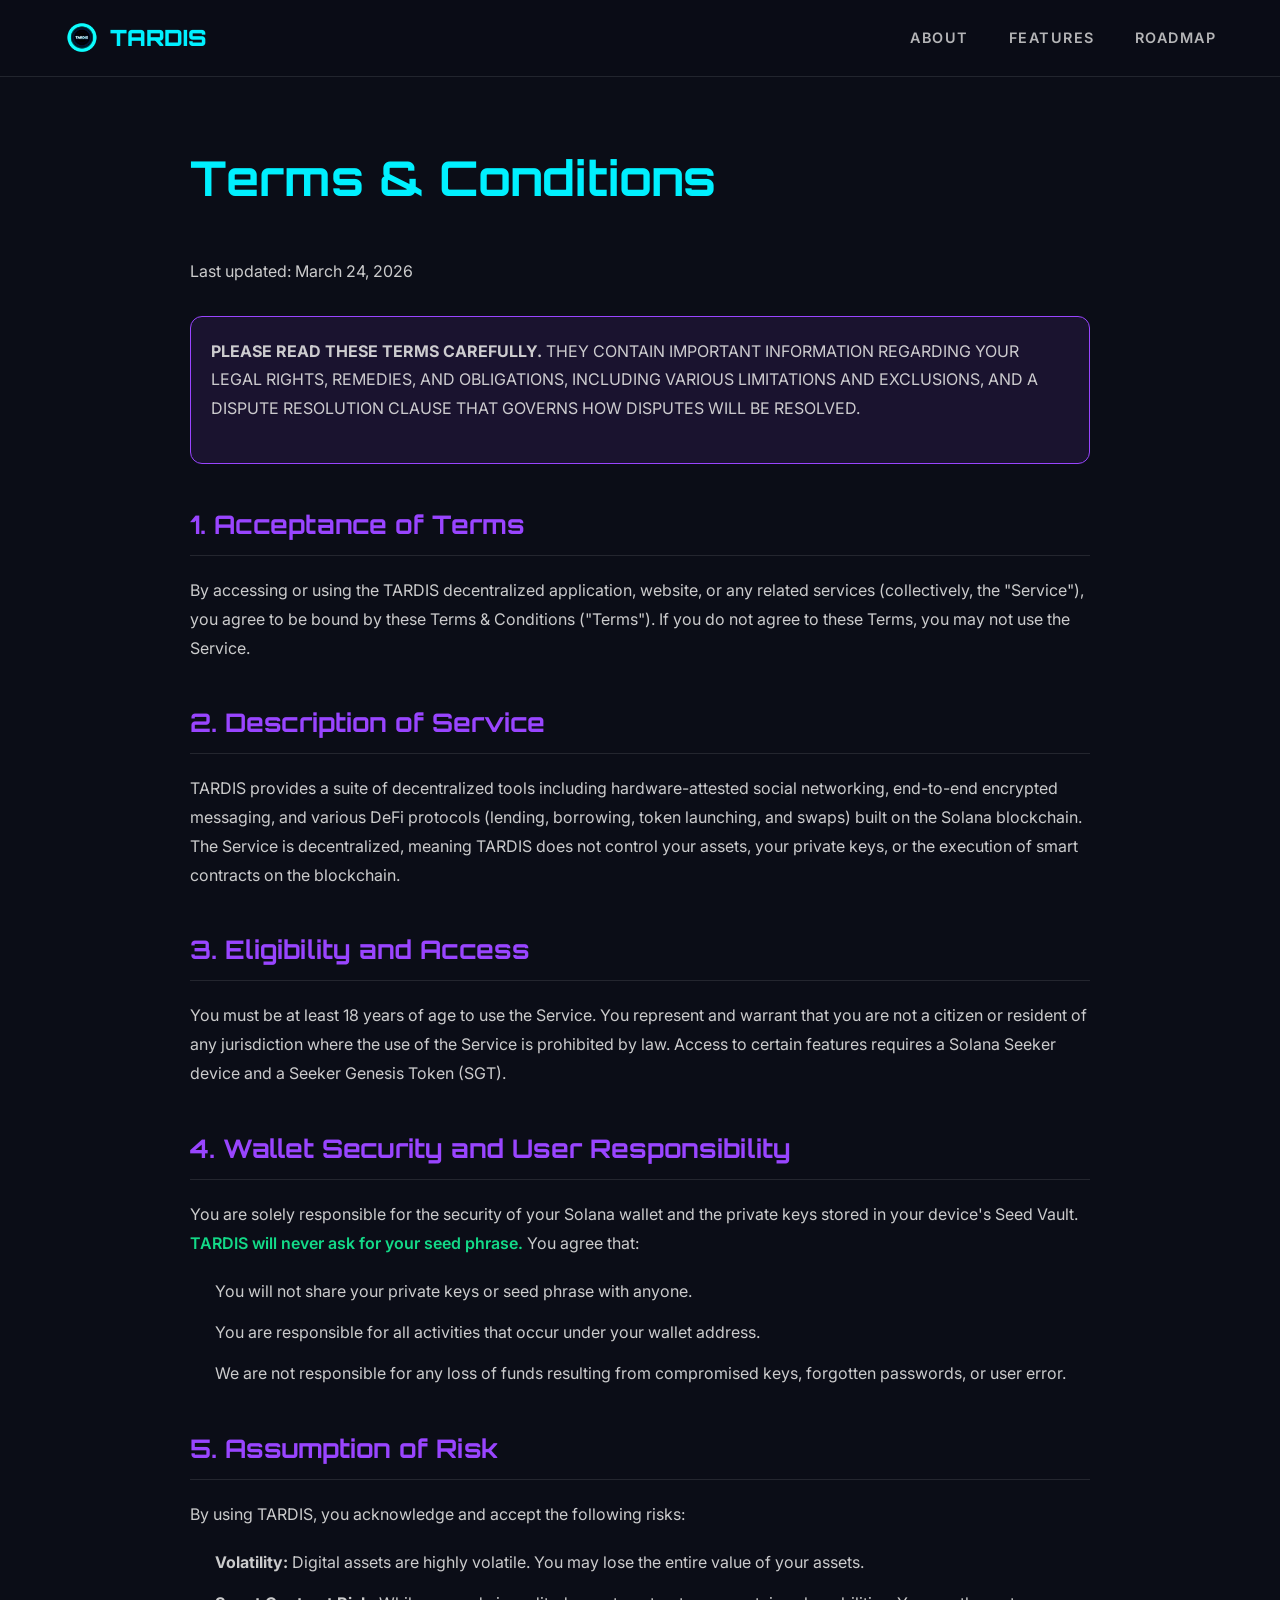
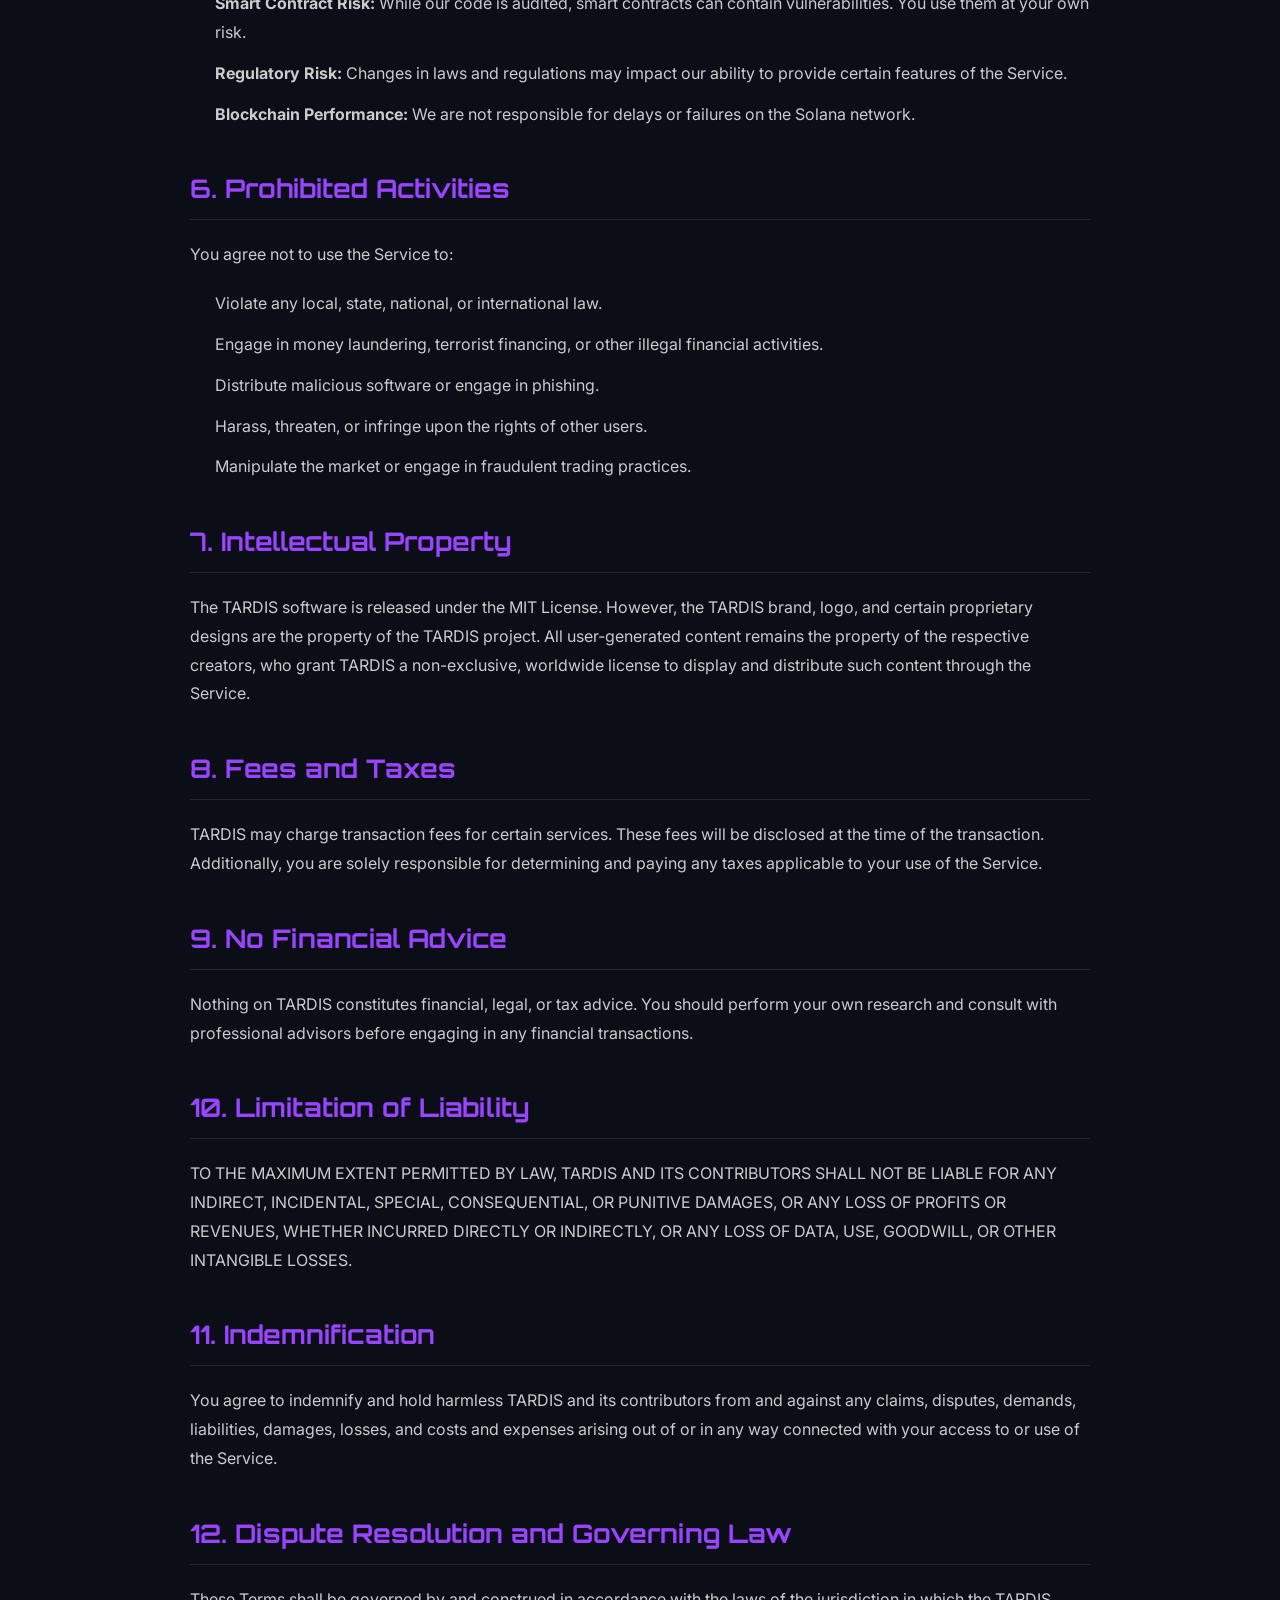
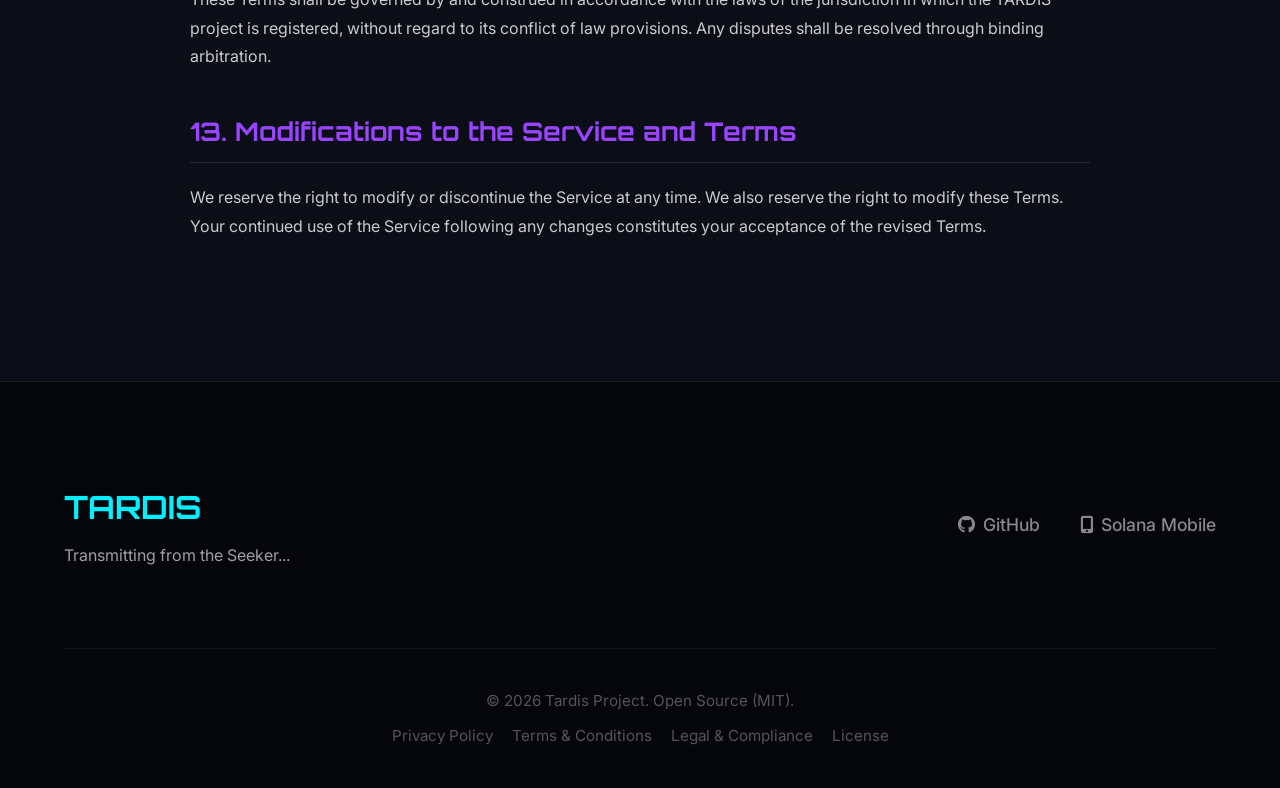
<file: terms.html>
<!DOCTYPE html>
<html lang="en">
<head>
    <meta charset="UTF-8">
    <meta name="viewport" content="width=device-width, initial-scale=1.0">
    <title>Terms & Conditions | TARDIS</title>
    <link rel="stylesheet" href="css/style.css">
    <link rel="icon" type="image/png" href="assets/images/Tardis.png">
    <link rel="preconnect" href="https://fonts.googleapis.com">
    <link rel="preconnect" href="https://fonts.gstatic.com" crossorigin>
    <link href="https://fonts.googleapis.com/css2?family=Inter:wght@400;600;700&family=Orbitron:wght@500;700;900&display=swap" rel="stylesheet">
    <link rel="stylesheet" href="https://cdnjs.cloudflare.com/ajax/libs/font-awesome/6.4.0/css/all.min.css">
    <style>
        .policy-content {
            padding-top: 140px;
            max-width: 900px;
            margin: 0 auto;
        }
        .policy-content h1 {
            font-family: var(--font-heading);
            margin-bottom: 40px;
            color: var(--primary-color);
            font-size: clamp(2rem, 5vw, 3rem);
        }
        .policy-content h2 {
            font-family: var(--font-heading);
            margin: 40px 0 20px;
            color: var(--secondary-color);
            font-size: 1.6rem;
            border-bottom: 1px solid var(--card-border);
            padding-bottom: 10px;
        }
        .policy-content h3 {
            font-family: var(--font-heading);
            margin: 25px 0 15px;
            color: #fff;
            font-size: 1.2rem;
        }
        .policy-content p, .policy-content ul {
            margin-bottom: 20px;
            opacity: 0.9;
            line-height: 1.8;
        }
        .policy-content ul {
            padding-left: 25px;
        }
        .policy-content li {
            margin-bottom: 12px;
        }
        .warning-box {
            background: rgba(153, 69, 255, 0.1);
            border: 1px solid var(--secondary-color);
            padding: 20px;
            border-radius: 12px;
            margin: 30px 0;
        }
        .highlight {
            color: var(--accent-color);
            font-weight: 600;
        }
    </style>
</head>
<body>

    <!-- Navigation -->
    <nav class="navbar">
        <div class="container">
            <a href="index.html" class="logo">
                <img src="assets/images/Tardis.png" alt="Tardis Logo" class="logo-img">
                TARDIS
            </a>
            <div class="menu-toggle" id="mobile-menu">
                <span class="bar"></span>
                <span class="bar"></span>
                <span class="bar"></span>
            </div>
            <ul class="nav-links">
                <li><a href="index.html#about">About</a></li>
                <li><a href="index.html#features">Features</a></li>
                <li><a href="index.html#roadmap">Roadmap</a></li>
            </ul>
        </div>
    </nav>

    <div class="container">
        <div class="policy-content section">
            <h1>Terms & Conditions</h1>
            <p>Last updated: March 24, 2026</p>

            <div class="warning-box">
                <p><strong>PLEASE READ THESE TERMS CAREFULLY.</strong> THEY CONTAIN IMPORTANT INFORMATION REGARDING YOUR LEGAL RIGHTS, REMEDIES, AND OBLIGATIONS, INCLUDING VARIOUS LIMITATIONS AND EXCLUSIONS, AND A DISPUTE RESOLUTION CLAUSE THAT GOVERNS HOW DISPUTES WILL BE RESOLVED.</p>
            </div>

            <h2>1. Acceptance of Terms</h2>
            <p>By accessing or using the TARDIS decentralized application, website, or any related services (collectively, the "Service"), you agree to be bound by these Terms & Conditions ("Terms"). If you do not agree to these Terms, you may not use the Service.</p>

            <h2>2. Description of Service</h2>
            <p>TARDIS provides a suite of decentralized tools including hardware-attested social networking, end-to-end encrypted messaging, and various DeFi protocols (lending, borrowing, token launching, and swaps) built on the Solana blockchain. The Service is decentralized, meaning TARDIS does not control your assets, your private keys, or the execution of smart contracts on the blockchain.</p>

            <h2>3. Eligibility and Access</h2>
            <p>You must be at least 18 years of age to use the Service. You represent and warrant that you are not a citizen or resident of any jurisdiction where the use of the Service is prohibited by law. Access to certain features requires a Solana Seeker device and a Seeker Genesis Token (SGT).</p>

            <h2>4. Wallet Security and User Responsibility</h2>
            <p>You are solely responsible for the security of your Solana wallet and the private keys stored in your device's Seed Vault. <span class="highlight">TARDIS will never ask for your seed phrase.</span> You agree that:</p>
            <ul>
                <li>You will not share your private keys or seed phrase with anyone.</li>
                <li>You are responsible for all activities that occur under your wallet address.</li>
                <li>We are not responsible for any loss of funds resulting from compromised keys, forgotten passwords, or user error.</li>
            </ul>

            <h2>5. Assumption of Risk</h2>
            <p>By using TARDIS, you acknowledge and accept the following risks:</p>
            <ul>
                <li><strong>Volatility:</strong> Digital assets are highly volatile. You may lose the entire value of your assets.</li>
                <li><strong>Smart Contract Risk:</strong> While our code is audited, smart contracts can contain vulnerabilities. You use them at your own risk.</li>
                <li><strong>Regulatory Risk:</strong> Changes in laws and regulations may impact our ability to provide certain features of the Service.</li>
                <li><strong>Blockchain Performance:</strong> We are not responsible for delays or failures on the Solana network.</li>
            </ul>

            <h2>6. Prohibited Activities</h2>
            <p>You agree not to use the Service to:</p>
            <ul>
                <li>Violate any local, state, national, or international law.</li>
                <li>Engage in money laundering, terrorist financing, or other illegal financial activities.</li>
                <li>Distribute malicious software or engage in phishing.</li>
                <li>Harass, threaten, or infringe upon the rights of other users.</li>
                <li>Manipulate the market or engage in fraudulent trading practices.</li>
            </ul>

            <h2>7. Intellectual Property</h2>
            <p>The TARDIS software is released under the MIT License. However, the TARDIS brand, logo, and certain proprietary designs are the property of the TARDIS project. All user-generated content remains the property of the respective creators, who grant TARDIS a non-exclusive, worldwide license to display and distribute such content through the Service.</p>

            <h2>8. Fees and Taxes</h2>
            <p>TARDIS may charge transaction fees for certain services. These fees will be disclosed at the time of the transaction. Additionally, you are solely responsible for determining and paying any taxes applicable to your use of the Service.</p>

            <h2>9. No Financial Advice</h2>
            <p>Nothing on TARDIS constitutes financial, legal, or tax advice. You should perform your own research and consult with professional advisors before engaging in any financial transactions.</p>

            <h2>10. Limitation of Liability</h2>
            <p>TO THE MAXIMUM EXTENT PERMITTED BY LAW, TARDIS AND ITS CONTRIBUTORS SHALL NOT BE LIABLE FOR ANY INDIRECT, INCIDENTAL, SPECIAL, CONSEQUENTIAL, OR PUNITIVE DAMAGES, OR ANY LOSS OF PROFITS OR REVENUES, WHETHER INCURRED DIRECTLY OR INDIRECTLY, OR ANY LOSS OF DATA, USE, GOODWILL, OR OTHER INTANGIBLE LOSSES.</p>

            <h2>11. Indemnification</h2>
            <p>You agree to indemnify and hold harmless TARDIS and its contributors from and against any claims, disputes, demands, liabilities, damages, losses, and costs and expenses arising out of or in any way connected with your access to or use of the Service.</p>

            <h2>12. Dispute Resolution and Governing Law</h2>
            <p>These Terms shall be governed by and construed in accordance with the laws of the jurisdiction in which the TARDIS project is registered, without regard to its conflict of law provisions. Any disputes shall be resolved through binding arbitration.</p>

            <h2>13. Modifications to the Service and Terms</h2>
            <p>We reserve the right to modify or discontinue the Service at any time. We also reserve the right to modify these Terms. Your continued use of the Service following any changes constitutes your acceptance of the revised Terms.</p>
        </div>
    </div>

    <!-- Footer -->
    <footer class="footer">
        <div class="container">
            <div class="footer-content">
                <div class="footer-logo">
                    <h3>TARDIS</h3>
                    <p>Transmitting from the Seeker...</p>
                </div>
                <div class="footer-links">
                    <a href="https://github.com/luckysitara/Tardis-web" target="_blank"><i class="fab fa-github"></i> GitHub</a>
                    <a href="https://solanamobile.com/" target="_blank"><i class="fas fa-mobile-alt"></i> Solana Mobile</a>
                </div>
            </div>
            <div class="footer-bottom">
                <p>&copy; 2026 Tardis Project. Open Source (MIT).</p>
                <div style="margin-top: 10px;">
                    <a href="privacy.html" style="margin-right: 15px;">Privacy Policy</a>
                    <a href="terms.html" style="margin-right: 15px;">Terms & Conditions</a>
                    <a href="legal.html" style="margin-right: 15px;">Legal & Compliance</a>
                    <a href="license.html">License</a>
                </div>
            </div>
        </div>
    </footer>

    <script src="js/main.js"></script>
</body>
</html>
</file>
<file: css/style.css>
:root {
    --bg-color: #0b0d17;
    --text-color: #e0e0e0;
    --primary-color: #00f0ff;
    /* Cyan */
    --secondary-color: #9945FF;
    /* Solana Purple */
    --accent-color: #14f195;
    /* Solana Green */
    --card-bg: rgba(255, 255, 255, 0.05);
    --card-border: rgba(255, 255, 255, 0.1);
    --font-main: 'Inter', sans-serif;
    --font-heading: 'Orbitron', sans-serif;
}

* {
    margin: 0;
    padding: 0;
    box-sizing: border-box;
}

html {
    scroll-behavior: smooth;
}

body {
    font-family: var(--font-main);
    background-color: var(--bg-color);
    color: var(--text-color);
    line-height: 1.6;
    overflow-x: hidden;
    -webkit-font-smoothing: antialiased;
}

a {
    text-decoration: none;
    color: inherit;
    transition: all 0.3s ease;
}

ul {
    list-style: none;
}

.container {
    max-width: 1200px;
    margin: 0 auto;
    padding: 0 24px;
}

.section {
    padding: clamp(60px, 12vw, 120px) 0;
}

.section-title {
    font-family: var(--font-heading);
    font-size: clamp(2rem, 5vw, 3.5rem);
    margin-bottom: clamp(30px, 6vw, 60px);
    background: linear-gradient(90deg, var(--primary-color), var(--secondary-color));
    -webkit-background-clip: text;
    -webkit-text-fill-color: transparent;
    background-clip: text;
    font-weight: 800;
    letter-spacing: -1px;
}

.section-title.center {
    text-align: center;
}

/* ================== Navbar ================== */
.navbar {
    position: fixed;
    top: 0;
    left: 0;
    width: 100%;
    padding: clamp(12px, 2vw, 20px) 0;
    background: rgba(11, 13, 23, 0.9);
    backdrop-filter: blur(20px);
    -webkit-backdrop-filter: blur(20px);
    z-index: 1000;
    border-bottom: 1px solid var(--card-border);
    transition: all 0.3s ease;
}

.navbar .container {
    display: flex;
    justify-content: space-between;
    align-items: center;
}

.logo {
    font-family: var(--font-heading);
    font-size: clamp(1.1rem, 2.5vw, 1.4rem);
    font-weight: 900;
    display: flex;
    align-items: center;
    gap: 10px;
    color: var(--primary-color);
    flex-shrink: 0;
    z-index: 1002;
    position: relative;
}

.logo-img {
    height: clamp(28px, 5vw, 36px);
    width: auto;
    object-fit: contain;
}

.nav-links {
    display: flex;
    gap: clamp(24px, 4vw, 40px);
    align-items: center;
}

.nav-links li a {
    font-weight: 600;
    font-size: clamp(0.8rem, 2vw, 0.9rem);
    text-transform: uppercase;
    letter-spacing: 1.5px;
    opacity: 0.8;
    transition: all 0.3s ease;
}

.nav-links li a:hover {
    opacity: 1;
    color: var(--primary-color);
}

.menu-toggle {
    display: none;
    flex-direction: column;
    cursor: pointer;
    gap: 6px;
    padding: 8px;
    z-index: 1002;
    position: relative;
}

.bar {
    width: 26px;
    height: 2.5px;
    background-color: var(--text-color);
    transition: all 0.3s cubic-bezier(0.4, 0, 0.2, 1);
    border-radius: 2px;
}

/* ================== Hero Section ================== */
.hero {
    min-height: 100vh;
    display: flex;
    align-items: center;
    position: relative;
    padding: clamp(120px, 20vw, 160px) 0 clamp(60px, 10vw, 80px);
    overflow: hidden;
}

.hero-bg {
    position: absolute;
    top: 0;
    left: 0;
    width: 100%;
    height: 100%;
    background: radial-gradient(circle at 50% 40%, rgba(0, 240, 255, 0.15) 0%, rgba(11, 13, 23, 1) 70%);
    z-index: -1;
}

.hero-content {
    text-align: center;
    z-index: 1;
    display: flex;
    flex-direction: column;
    align-items: center;
    width: 100%;
}

.hero h1 {
    font-family: var(--font-heading);
    font-size: clamp(2rem, 8vw, 5rem);
    line-height: 1.1;
    margin-bottom: clamp(16px, 3vw, 24px);
    text-transform: uppercase;
    font-weight: 900;
    letter-spacing: -2px;
}

.glitch {
    position: relative;
    display: inline-block;
}

.glitch::before,
.glitch::after {
    content: attr(data-text);
    position: absolute;
    top: 0;
    left: 0;
    width: 100%;
    height: 100%;
    background: var(--bg-color);
}

.glitch::before {
    left: 3px;
    text-shadow: -2px 0 var(--primary-color);
    animation: glitch-anim-1 2.5s infinite linear alternate-reverse;
}

.glitch::after {
    left: -3px;
    text-shadow: 2px 0 var(--secondary-color);
    animation: glitch-anim-2 3.5s infinite linear alternate-reverse;
}

@keyframes glitch-anim-1 {

    0%,
    100% {
        clip-path: inset(10% 0 80% 0);
    }

    20% {
        clip-path: inset(50% 0 20% 0);
    }

    40% {
        clip-path: inset(10% 0 60% 0);
    }

    60% {
        clip-path: inset(80% 0 10% 0);
    }

    80% {
        clip-path: inset(30% 0 40% 0);
    }
}

@keyframes glitch-anim-2 {

    0%,
    100% {
        clip-path: inset(80% 0 10% 0);
    }

    20% {
        clip-path: inset(30% 0 40% 0);
    }

    40% {
        clip-path: inset(60% 0 10% 0);
    }

    60% {
        clip-path: inset(10% 0 80% 0);
    }

    80% {
        clip-path: inset(50% 0 20% 0);
    }
}

.subtitle {
    font-size: clamp(0.95rem, 3vw, 1.4rem);
    margin-bottom: clamp(32px, 6vw, 48px);
    color: #b0b0b0;
    max-width: 800px;
    font-weight: 500;
    line-height: 1.5;
    padding: 0 16px;
}

.cta-group {
    display: flex;
    gap: 16px;
    margin-bottom: clamp(40px, 8vw, 60px);
    flex-wrap: wrap;
    justify-content: center;
}

.btn {
    padding: clamp(14px, 2.5vw, 16px) clamp(24px, 4vw, 32px);
    border-radius: 8px;
    font-weight: 700;
    font-family: var(--font-heading);
    text-transform: uppercase;
    letter-spacing: 1px;
    cursor: pointer;
    font-size: clamp(0.85rem, 2vw, 0.95rem);
    display: inline-flex;
    align-items: center;
    gap: 10px;
    transition: all 0.3s cubic-bezier(0.23, 1, 0.32, 1);
    white-space: nowrap;
}

.btn-primary {
    background: linear-gradient(135deg, var(--primary-color), var(--secondary-color));
    color: white;
    border: none;
}

.btn-primary:hover {
    transform: translateY(-4px) scale(1.02);
    box-shadow: 0 10px 30px rgba(0, 240, 255, 0.5);
}

.btn-secondary {
    background: rgba(255, 255, 255, 0.05);
    border: 1px solid var(--card-border);
    color: var(--text-color);
}

.btn-secondary:hover {
    border-color: var(--primary-color);
    background: rgba(0, 240, 255, 0.1);
    color: var(--primary-color);
}

.hero-image-container {
    width: 100%;
    max-width: 700px;
    margin: 0 auto;
    border-radius: clamp(12px, 3vw, 20px);
    overflow: hidden;
    box-shadow: 0 40px 80px rgba(0, 0, 0, 0.7);
    border: 1px solid var(--card-border);
    position: relative;
}

.hero-image-container::after {
    content: '';
    position: absolute;
    inset: 0;
    background: linear-gradient(to top, rgba(11, 13, 23, 0.4), transparent);
    pointer-events: none;
}

.hero-image {
    width: 100%;
    display: block;
    height: auto;
    transition: transform 0.5s ease;
}

.hero-image-container:hover .hero-image {
    transform: scale(1.05);
}

/* ================== About Section ================== */
.grid-2 {
    display: grid;
    grid-template-columns: 1fr 1fr;
    gap: clamp(40px, 8vw, 100px);
    align-items: center;
}

.about-text h3 {
    font-family: var(--font-heading);
    color: var(--primary-color);
    margin-bottom: 16px;
    font-size: clamp(1.3rem, 3.5vw, 1.8rem);
    letter-spacing: -0.5px;
}

.about-text p {
    font-size: clamp(1rem, 2.5vw, 1.1rem);
    margin-bottom: 20px;
    opacity: 0.85;
    line-height: 1.7;
}

.about-stats {
    display: grid;
    grid-template-columns: repeat(auto-fit, minmax(200px, 1fr));
    gap: 20px;
}

.stat-card {
    background: linear-gradient(135deg, rgba(255, 255, 255, 0.05), rgba(255, 255, 255, 0.02));
    border: 1px solid var(--card-border);
    padding: clamp(24px, 4vw, 36px);
    border-radius: 16px;
    text-align: center;
    transition: all 0.3s ease;
}

.stat-card:hover {
    transform: translateY(-4px);
    border-color: var(--primary-color);
    box-shadow: 0 10px 30px rgba(0, 240, 255, 0.2);
}

.stat-card i {
    font-size: clamp(2.2rem, 5vw, 3rem);
    color: var(--primary-color);
    margin-bottom: 16px;
    display: block;
    text-shadow: 0 0 15px rgba(0, 240, 255, 0.3);
}

.stat-card h4 {
    font-family: var(--font-heading);
    margin-bottom: 8px;
    font-size: clamp(1.1rem, 2.5vw, 1.3rem);
    color: #fff;
}

.stat-card p {
    font-size: clamp(0.9rem, 2vw, 1rem);
    opacity: 0.7;
}

/* ================== Features Section ================== */
.features-grid {
    display: grid;
    grid-template-columns: repeat(auto-fit, minmax(min(100%, 280px), 1fr));
    gap: clamp(20px, 4vw, 32px);
}

.feature-card {
    background: var(--card-bg);
    border: 1px solid var(--card-border);
    padding: clamp(28px, 5vw, 48px);
    border-radius: clamp(16px, 3vw, 24px);
    transition: all 0.4s cubic-bezier(0.165, 0.84, 0.44, 1);
}

.feature-card:hover {
    transform: translateY(-8px);
    background: rgba(255, 255, 255, 0.07);
    border-color: var(--primary-color);
    box-shadow: 0 20px 40px rgba(0, 0, 0, 0.4);
}

.icon-box {
    width: clamp(56px, 10vw, 64px);
    height: clamp(56px, 10vw, 64px);
    background: linear-gradient(135deg, rgba(0, 240, 255, 0.2), rgba(153, 69, 255, 0.2));
    border-radius: 14px;
    display: flex;
    align-items: center;
    justify-content: center;
    margin-bottom: clamp(20px, 4vw, 32px);
}

.icon-box i {
    font-size: clamp(1.5rem, 3vw, 1.8rem);
    color: var(--primary-color);
}

.feature-card h3 {
    font-family: var(--font-heading);
    margin-bottom: 12px;
    font-size: clamp(1.2rem, 2.5vw, 1.4rem);
    color: #fff;
}

.feature-card p {
    font-size: clamp(0.95rem, 2vw, 1rem);
    line-height: 1.6;
    opacity: 0.7;
}

/* ================== Roadmap Section ================== */
.timeline {
    position: relative;
    max-width: 900px;
    margin: clamp(40px, 8vw, 60px) auto 0;
}

.timeline::after {
    content: '';
    position: absolute;
    width: 2px;
    background: linear-gradient(to bottom, var(--primary-color), var(--secondary-color), transparent);
    top: 0;
    bottom: 0;
    left: 50%;
    margin-left: -1px;
}

.timeline-item {
    padding: clamp(20px, 4vw, 30px) clamp(30px, 6vw, 60px);
    position: relative;
    width: 50%;
    box-sizing: border-box;
}

.timeline-item:nth-child(odd) {
    left: 0;
    text-align: right;
}

.timeline-item:nth-child(even) {
    left: 50%;
}

.timeline-item::after {
    content: '';
    position: absolute;
    width: clamp(20px, 3vw, 24px);
    height: clamp(20px, 3vw, 24px);
    background: var(--bg-color);
    border: 4px solid var(--primary-color);
    top: clamp(30px, 5vw, 40px);
    border-radius: 50%;
    z-index: 1;
    box-shadow: 0 0 15px var(--primary-color);
}

.timeline-item:nth-child(odd)::after {
    right: calc(-1 * clamp(10px, 1.5vw, 12px));
}

.timeline-item:nth-child(even)::after {
    left: calc(-1 * clamp(10px, 1.5vw, 12px));
}

.timeline-content {
    background: rgba(255, 255, 255, 0.03);
    padding: clamp(24px, 4vw, 32px);
    border-radius: clamp(14px, 3vw, 20px);
    border: 1px solid var(--card-border);
    transition: all 0.3s ease;
}

.timeline-content:hover {
    background: rgba(255, 255, 255, 0.05);
    border-color: var(--primary-color);
}

.timeline-item.future .timeline-content {
    opacity: 0.5;
    border-style: dashed;
}

.phase {
    display: block;
    font-size: clamp(0.75rem, 1.8vw, 0.85rem);
    color: var(--secondary-color);
    font-weight: 800;
    text-transform: uppercase;
    margin-bottom: 10px;
    letter-spacing: 2px;
}

.timeline-content h3 {
    font-family: var(--font-heading);
    margin-bottom: 10px;
    font-size: clamp(1.1rem, 2.5vw, 1.4rem);
    color: #fff;
}

.timeline-content p {
    font-size: clamp(0.9rem, 2vw, 1rem);
    opacity: 0.8;
}

/* ================== Footer ================== */
.footer {
    background: #05060a;
    padding: clamp(60px, 12vw, 100px) 0 clamp(30px, 5vw, 40px);
    border-top: 1px solid var(--card-border);
}

.footer-content {
    display: flex;
    justify-content: space-between;
    margin-bottom: clamp(40px, 8vw, 80px);
    flex-wrap: wrap;
    gap: clamp(32px, 6vw, 48px);
}

.footer-logo h3 {
    font-family: var(--font-heading);
    font-size: clamp(1.6rem, 4vw, 2rem);
    color: var(--primary-color);
    margin-bottom: 10px;
}

.footer-logo p {
    font-size: clamp(0.9rem, 2vw, 1rem);
    opacity: 0.7;
}

.footer-links {
    display: flex;
    gap: clamp(24px, 5vw, 40px);
    flex-wrap: wrap;
}

.footer-links a {
    font-size: clamp(0.95rem, 2vw, 1.1rem);
    color: #888;
    font-weight: 500;
    display: flex;
    align-items: center;
    gap: 8px;
}

.footer-links a:hover {
    color: var(--primary-color);
}

.footer-bottom {
    text-align: center;
    padding-top: clamp(24px, 5vw, 40px);
    border-top: 1px solid rgba(255, 255, 255, 0.05);
    color: #555;
    font-size: clamp(0.85rem, 2vw, 0.95rem);
}

/* ================== Responsive Design ================== */

/* Tablet Landscape */
@media screen and (max-width: 1024px) {
    .hero-image-container {
        max-width: 600px;
    }

    .features-grid {
        grid-template-columns: repeat(auto-fit, minmax(min(100%, 260px), 1fr));
    }
}

/* Tablet Portrait and Mobile */
@media screen and (max-width: 768px) {
    .container {
        padding: 0 20px;
    }

    .section {
        padding: clamp(50px, 10vw, 80px) 0;
    }

    /* Mobile Navigation */
    .nav-links {
        position: fixed;
        top: 0;
        right: -100%;
        width: 100%;
        max-width: 100%;
        height: 100vh;
        background: rgba(11, 13, 23, 0.98);
        backdrop-filter: blur(25px);
        -webkit-backdrop-filter: blur(25px);
        flex-direction: column;
        justify-content: center;
        align-items: center;
        padding: 60px 40px;
        text-align: center;
        transition: right 0.4s cubic-bezier(0.77, 0, 0.175, 1);
        z-index: 1001;
        gap: 36px;
    }

    .nav-links.active {
        right: 0;
    }

    .nav-links li a {
        font-size: 1.3rem;
        letter-spacing: 3px;
    }

    .menu-toggle {
        display: flex;
    }

    .menu-toggle.active .bar:nth-child(2) {
        opacity: 0;
    }

    .menu-toggle.active .bar:nth-child(1) {
        transform: translateY(8.5px) rotate(45deg);
    }

    .menu-toggle.active .bar:nth-child(3) {
        transform: translateY(-8.5px) rotate(-45deg);
    }

    /* Hero Adjustments */
    .hero {
        padding-top: clamp(100px, 18vw, 140px);
        min-height: auto;
    }

    .hero h1 {
        letter-spacing: -1px;
    }

    .cta-group {
        flex-direction: row;
        justify-content: center;
        max-width: 100%;
    }

    .btn {
        flex: 1;
        min-width: 140px;
        justify-content: center;
    }

    /* About Section */
    .grid-2 {
        grid-template-columns: 1fr;
        gap: 50px;
    }

    .about-stats {
        grid-template-columns: 1fr;
        gap: 16px;
    }

    /* Timeline Mobile */
    .timeline::after {
        left: 20px;
    }

    .timeline-item {
        width: 100%;
        padding: 16px 0 16px 50px;
        text-align: left !important;
        left: 0 !important;
    }

    .timeline-item::after {
        left: 10px !important;
        right: auto !important;
        top: 26px;
        width: 20px;
        height: 20px;
        border-width: 3px;
    }

    .timeline-content {
        padding: 20px;
    }
}

/* Small Mobile */
@media screen and (max-width: 480px) {
    .container {
        padding: 0 16px;
    }

    .hero {
        padding-top: 100px;
    }

    .cta-group {
        flex-direction: column;
        width: 100%;
        gap: 12px;
    }

    .btn {
        width: 100%;
        min-width: auto;
    }

    .feature-card {
        padding: 24px 20px;
    }

    .nav-links.active {
        padding: 60px 24px;
    }

    .nav-links li a {
        font-size: 1.2rem;
        letter-spacing: 2px;
    }
}

/* Extra Small Devices */
@media screen and (max-width: 360px) {
    .hero h1 {
        font-size: 1.8rem;
    }

    .subtitle {
        font-size: 0.9rem;
    }

    .section-title {
        font-size: 1.8rem;
    }
}

/* Hover Effects - Disable on Touch Devices */
@media (hover: none) and (pointer: coarse) {

    .feature-card:hover,
    .stat-card:hover,
    .hero-image-container:hover .hero-image,
    .btn-primary:hover,
    .btn-secondary:hover {
        transform: none;
        box-shadow: none;
    }

    .feature-card:active {
        transform: scale(0.98);
    }

    .btn:active {
        transform: scale(0.96);
    }
}

/* Landscape Mobile Phones */
@media screen and (max-height: 500px) and (orientation: landscape) {
    .hero {
        min-height: auto;
        padding: 100px 0 60px;
    }

    .nav-links.active {
        padding: 40px 24px;
        justify-content: flex-start;
        overflow-y: auto;
    }

    .nav-links li a {
        font-size: 1.1rem;
    }

    .nav-links {
        gap: 24px;
    }
}
</file>
